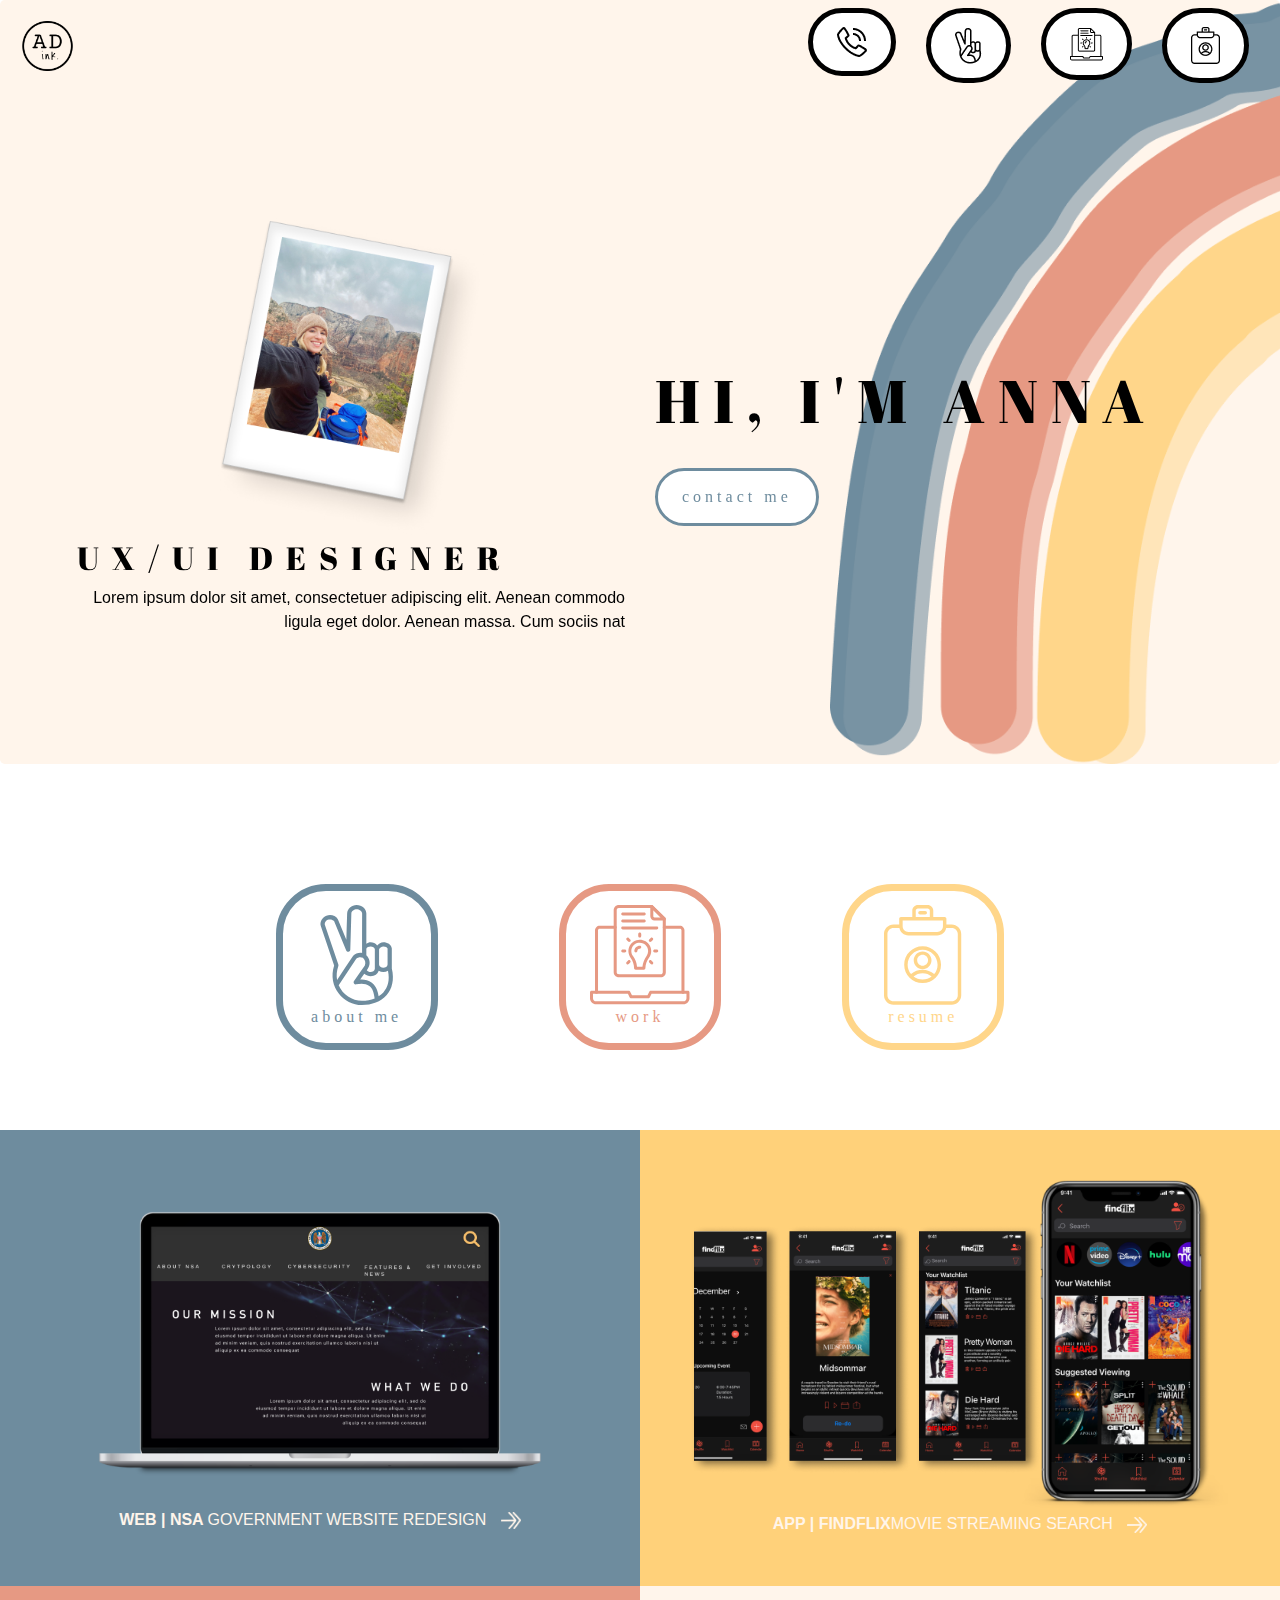
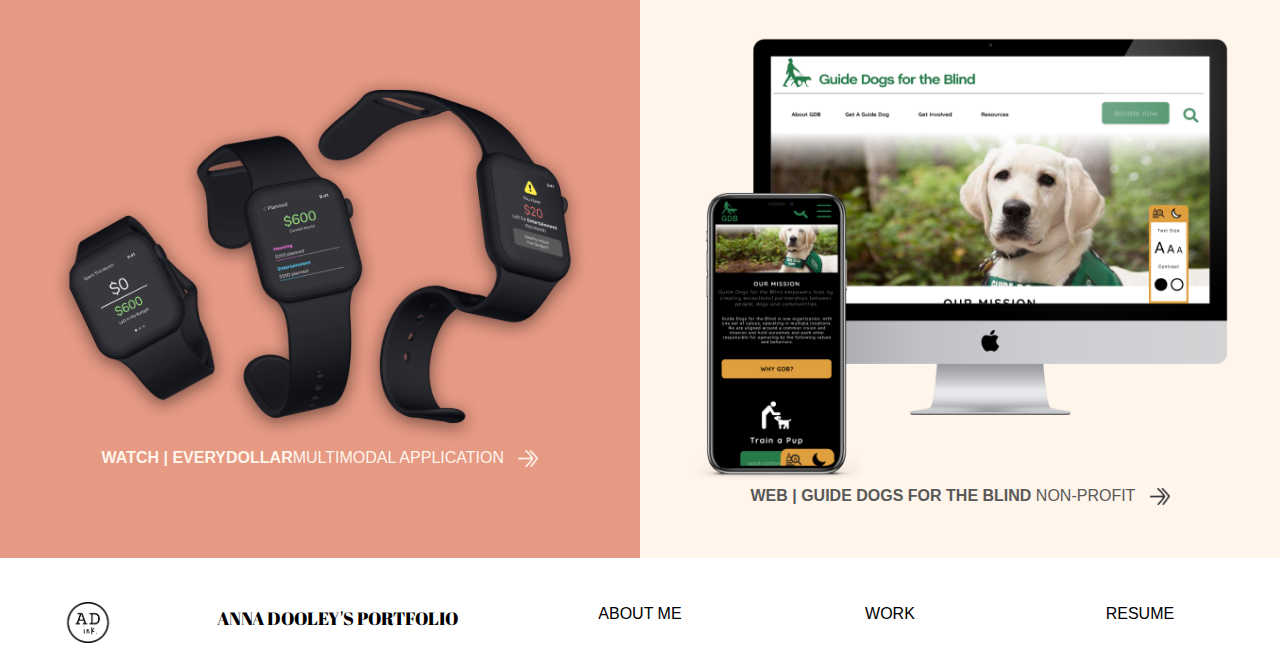
<file: index.html>
<!doctype html>
<html lang="en">

  <head>
    <!-- Required meta tags -->
    <meta charset="utf-8">
    <meta name="viewport" content="width=device-width, initial-scale=1, shrink-to-fit=no">

    <!-- Bootstrap CSS -->
    <link rel="stylesheet" href="https://stackpath.bootstrapcdn.com/bootstrap/4.3.1/css/bootstrap.min.css" integrity="sha384-ggOyR0iXCbMQv3Xipma34MD+dH/1fQ784/j6cY/iJTQUOhcWr7x9JvoRxT2MZw1T" crossorigin="anonymous">
    <link href="https://fonts.googleapis.com/css?family=Anton|Jura&display=swap" rel="stylesheet">
    <link rel="stylesheet" href="index.css">

    <title>Anna's portfolio</title>

    <link rel="preconnect" href="https://fonts.gstatic.com">
<link href="https://fonts.googleapis.com/css2?family=Abril+Fatface&display=swap" rel="stylesheet">
  </head>

  <div id="wrapper">
  <body>

    <!-- Navigation bar -->
    <nav class="navbar navbar-expand-lg navbar-dark bg-dark customNav">
      <a class="navbar-brand" href="#"><img src="images/blacklogoanna.png"></a>
      <button class="navbar-toggler" type="button" data-toggle="collapse" data-target="#navbarSupportedContent"
        aria-controls="navbarSupportedContent" aria-expanded="false" aria-label="Toggle navigation">
        <span class="navbar-toggler-icon"></span>
      </button>
      <div class="collapse navbar-collapse" id="navbarSupportedContent">
        <ul class="navbar-nav mr-auto">
     
          <li class="nav-item active">
            <a class="btn btn-primary navCTA" href="#" role="button"><img src="images/callicon.png" class="menuicon"></a>
          </li>
          <li class="nav-item active">
            <a class="btn btn-primary navCTA1" href="#" role="button"><img src="images/peaceiconblack.png" class="menuicon2"></a>
          </li>
          <li class="nav-item active">
            <a class="btn btn-primary navCTA2" href="#" role="button"><img src="images/workiconblack.png" class="menuicon3"></a>
          </li>
          <li class="nav-item active">
            <a class="btn btn-primary navCTA3" href="#" role="button"><img src="images/resumeblackicon.png" class="menuicon4"></a>
          </li>

        </ul>
      </div>
    </nav>
    <!-- End navigation bar -->
     
    <!-- Jumbotron -->
    <div class="jumbotron background">
      <div class="jumboCopy">
          <div class="row jumbo">
              <div class="reverse-columns">
              <div class="col-md-6 jumbo">
                  <img src="images/aboutme.png" class="aboutme">
                  <br>
                <h2>UX/UI DESIGNER</h2>
                <P>Lorem ipsum dolor sit amet, consectetuer adipiscing elit. Aenean commodo ligula eget dolor. Aenean massa. Cum sociis nat</P>
                </div>
                <div class="col-md-6 hi">
                    <h1>HI, I'M ANNA</h1><br><a class="btn btn-secondary btn-lg" href="#" role="button">contact me</a>
</div>
          </div>
      </div>
      </div>
    </div>
    <!-- End jumbotron -->

<div class="container-fluid">
    <div class="row menu">
            <div class="col-md-4"> <a href="#" class="btn btn-third"><svg width="73" height="100" viewBox="0 0 73 100" xmlns="http://www.w3.org/2000/svg">
                <path d="M36.1249 0C31.0478 0.0382979 26.786 4.10417 26.6398 8.44428C26.3221 17.1519 26.0985 25.9379 25.8438 34.6739L17.3536 14.1618C14.9806 10.3341 10.0225 9.28903 5.87854 10.7376C1.65828 12.7039 -0.921196 16.9844 0.306832 21.01L13.6391 60.4053C6.74972 81.8548 23.3261 100 41.3982 100C51.3717 100 60.2505 96.6198 65.9733 90.2259C71.6547 83.8787 73.9888 74.5883 71.3129 63.5303C71.3129 56.8617 71.3129 50.1778 71.3129 43.5166C70.7965 39.4029 66.7979 37.2784 62.9384 37.2334C60.1968 37.2876 58.461 38.5717 56.6872 40.4249C55.1704 38.2226 52.4484 37.2662 50.1613 37.2002C48.5539 37.1853 46.9404 37.9096 45.8423 38.6297V8.57628C45.8706 3.60628 41.5511 0.0447872 36.1249 0ZM36.1249 4.25532C38.7573 4.29043 41.4092 5.86331 41.6303 8.41097C41.5652 23.2733 41.5972 34.3105 41.5972 48.0058C38.3635 47.4063 34.7915 48.6529 32.6758 50.7651C27.2791 58.7323 21.936 66.8582 16.5909 74.9008C15.8316 70.6504 16.123 65.9571 17.8511 61.0045C18.0064 60.5564 18.0064 60.0562 17.8511 59.6081C13.3268 46.2241 8.76851 32.8192 4.25351 19.4482C4.00116 17.7319 5.32944 15.4496 7.23835 14.7608C9.67189 14.1797 11.918 14.332 13.5397 16.0911L25.7112 45.4796C26.0832 46.3679 27.1212 46.9199 28.0659 46.7429C29.0106 46.5657 29.7639 45.678 29.7905 44.7149L30.8518 8.54447C30.9105 5.96085 33.7045 4.32574 36.125 4.25532H36.1249ZM50.1046 41.48C52.1708 41.5683 54.0581 42.4258 54.3325 44.2158V59.5749V63.8302C54.2213 66.1347 52.0108 66.9948 50.0873 67.0218C48.422 66.8799 47.2775 66.3041 46.2734 65.1933C46.7188 64.5845 47.2117 63.8148 47.5668 63.2322C50.4216 58.7739 49.1605 53.4658 45.8423 50.2667V43.7838C46.1077 42.2084 48.4576 41.4928 50.1046 41.48ZM62.9384 41.4907C64.922 41.4694 66.6718 42.2636 67.0678 43.6183C67.0678 48.9243 67.0678 54.2593 67.0678 59.5756C67.0038 61.6919 64.7461 62.7401 62.8227 62.7671C60.566 62.583 58.8194 61.7571 58.5776 59.5756V44.5157C58.6598 42.9486 61.0703 41.5346 62.9384 41.4907ZM42.3931 52.8605C44.6238 54.8784 45.4833 57.7955 44.3499 60.5732C40.6949 65.6607 37.1035 70.9025 33.5049 76.0654C33.0326 76.7568 33.023 77.735 33.4818 78.4355C33.9407 79.1361 34.84 79.5163 35.6606 79.3567C40.695 78.3248 45.2598 78.3772 48.8271 81.1186C50.656 82.524 51.6886 84.0119 52.5084 86.1718C53.2078 88.0144 53.6829 90.3988 54.1335 93.386C50.4008 94.9183 46.0876 95.7464 41.3982 95.7464C31.6441 95.7464 22.1761 89.6009 18.1827 80.221L35.7601 53.6916C37.6513 52.102 40.2299 51.734 42.3931 52.8605H42.3931ZM67.4658 65.7928C69.4281 75.1786 67.3411 82.354 62.8227 87.4018C61.4803 88.9016 59.8837 90.205 58.1133 91.3248C57.6951 88.8259 57.2022 86.6443 56.455 84.6759C55.4176 81.9424 53.797 79.6178 51.3808 77.7609C47.8698 75.0628 43.791 74.3564 39.7067 74.5694L43.7529 68.7847C45.5127 70.3157 48.1045 71.2534 50.0873 71.2781C54.3747 71.1403 57.1295 69.2233 58.2459 65.826C59.6249 66.6059 61.2081 67.0228 62.8227 67.0228C64.4595 67.0228 66.0647 66.5935 67.4658 65.7928Z" fill="#6E8C9E"/>
                </svg><br>About Me</a></div>
            <div class="col-md-4"><a href="#" class="btn btn-four"><svg width="91" height="91" viewBox="0 0 91 91" xmlns="http://www.w3.org/2000/svg">
                <path d="M64.3672 65.764H26.1553C24.9391 65.764 23.7725 65.2823 22.9112 64.4245C22.0499 63.5667 21.5642 62.4028 21.5605 61.1879V4.57608C21.5642 3.36117 22.0499 2.19726 22.9112 1.33947C23.7725 0.481678 24.9391 -5.41282e-06 26.1553 0H56.2338C56.5936 0.00151342 56.9384 0.144209 57.1939 0.397324L68.5779 11.7142C68.7075 11.8411 68.8106 11.9924 68.8812 12.1594C68.9519 12.3264 68.9886 12.5057 68.9894 12.687V61.1331C68.9948 61.7416 68.8791 62.3451 68.6489 62.9085C68.4188 63.472 68.0787 63.984 67.6486 64.415C67.2185 64.8459 66.7069 65.1871 66.1435 65.4187C65.5802 65.6503 64.9764 65.7677 64.3672 65.764ZM26.1553 2.74017C25.6666 2.74015 25.1977 2.93314 24.8508 3.27705C24.504 3.62096 24.3073 4.08791 24.3037 4.57608V61.1331C24.2982 61.3794 24.342 61.6244 24.4326 61.8536C24.5232 62.0827 24.6588 62.2915 24.8312 62.4676C25.0037 62.6438 25.2097 62.7837 25.4371 62.8792C25.6645 62.9747 25.9086 63.0239 26.1553 63.0238H64.3672C64.8559 63.0238 65.3248 62.8309 65.6717 62.4869C66.0185 62.143 66.2152 61.6761 66.2188 61.1879V13.2624L55.6714 2.74017H26.1553Z" fill="#E69983"/>
                <path d="M49.3765 9.59059H29.7905C29.4268 9.59059 29.0779 9.44624 28.8207 9.1893C28.5635 8.93235 28.4189 8.58387 28.4189 8.22049C28.4189 7.85712 28.5635 7.50864 28.8207 7.25169C29.0779 6.99475 29.4268 6.8504 29.7905 6.8504H49.3765C49.7403 6.8504 50.0891 6.99475 50.3464 7.25169C50.6036 7.50864 50.7481 7.85712 50.7481 8.22049C50.7481 8.58387 50.6036 8.93235 50.3464 9.1893C50.0891 9.44624 49.7403 9.59059 49.3765 9.59059Z" fill="#E69983"/>
                <path d="M49.3765 15.893H29.7905C29.4268 15.893 29.0779 15.7486 28.8207 15.4917C28.5635 15.2347 28.4189 14.8862 28.4189 14.5228C28.4189 14.1595 28.5635 13.811 28.8207 13.554C29.0779 13.2971 29.4268 13.1527 29.7905 13.1527H49.3765C49.7403 13.1527 50.0891 13.2971 50.3464 13.554C50.6036 13.811 50.7481 14.1595 50.7481 14.5228C50.7481 14.8862 50.6036 15.2347 50.3464 15.4917C50.0891 15.7486 49.7403 15.893 49.3765 15.893Z" fill="#E69983"/>
                <path d="M60.7331 22.1953H29.7905C29.4268 22.1953 29.0779 22.051 28.8207 21.794C28.5635 21.5371 28.4189 21.1886 28.4189 20.8253C28.4189 20.4619 28.5635 20.1134 28.8207 19.8565C29.0779 19.5995 29.4268 19.4552 29.7905 19.4552H60.7331C61.0969 19.4552 61.4457 19.5995 61.7029 19.8565C61.9602 20.1134 62.1047 20.4619 62.1047 20.8253C62.1047 21.1886 61.9602 21.5371 61.7029 21.794C61.4457 22.051 61.0969 22.1953 60.7331 22.1953Z" fill="#E69983"/>
                <path d="M67.5914 14.0572H58.6625C57.6573 14.0572 56.693 13.6593 55.9809 12.9505C55.2688 12.2417 54.8669 11.2799 54.8633 10.2758V1.37017C54.8644 1.10084 54.945 0.83781 55.0949 0.61396C55.2448 0.39011 55.4575 0.215367 55.7063 0.11157C55.955 0.00777381 56.229 -0.0204711 56.4937 0.0303658C56.7585 0.0812026 57.0024 0.208866 57.1949 0.3974L68.579 11.7144C68.7716 11.9052 68.9032 12.1488 68.9572 12.4143C69.0112 12.6798 68.9852 12.9554 68.8825 13.2062C68.7797 13.457 68.6048 13.6717 68.3799 13.8231C68.155 13.9746 67.8901 14.0561 67.6189 14.0572H67.5914ZM57.6064 4.67209V10.2758C57.6064 10.5519 57.7162 10.8168 57.9117 11.0121C58.1072 11.2073 58.3723 11.317 58.6488 11.317H64.2585L57.6064 4.67209Z" fill="#E69983"/>
                <path d="M60.733 43.2399H58.8677C58.5039 43.2399 58.155 43.0955 57.8978 42.8386C57.6406 42.5816 57.4961 42.2332 57.4961 41.8698C57.4961 41.5064 57.6406 41.1579 57.8978 40.901C58.155 40.644 58.5039 40.4997 58.8677 40.4997H60.733C61.0968 40.4997 61.4456 40.644 61.7028 40.901C61.9601 41.1579 62.1046 41.5064 62.1046 41.8698C62.1046 42.2332 61.9601 42.5816 61.7028 42.8386C61.4456 43.0955 61.0968 43.2399 60.733 43.2399Z" fill="#E69983"/>
                <path d="M54.8619 33.6218C54.6814 33.6228 54.5025 33.5883 54.3354 33.5201C54.1682 33.4519 54.0163 33.3514 53.8881 33.2245C53.6326 32.9678 53.4893 32.6205 53.4893 32.2586C53.4893 31.8966 53.6326 31.5494 53.8881 31.2927L55.2597 29.9227C55.522 29.6982 55.8596 29.581 56.2047 29.5943C56.5499 29.6076 56.8774 29.7505 57.1216 29.9945C57.3659 30.2385 57.509 30.5656 57.5223 30.9104C57.5357 31.2552 57.4183 31.5923 57.1936 31.8544L55.822 33.2245C55.5665 33.4776 55.2217 33.6203 54.8619 33.6218Z" fill="#E69983"/>
                <path d="M45.2612 29.6487C44.8975 29.6487 44.5486 29.5043 44.2914 29.2474C44.0342 28.9905 43.8896 28.642 43.8896 28.2786V26.4153C43.8896 26.0519 44.0342 25.7034 44.2914 25.4465C44.5486 25.1895 44.8975 25.0452 45.2612 25.0452C45.625 25.0452 45.9739 25.1895 46.2311 25.4465C46.4883 25.7034 46.6328 26.0519 46.6328 26.4153V28.2786C46.6328 28.642 46.4883 28.9905 46.2311 29.2474C45.9739 29.5043 45.625 29.6487 45.2612 29.6487Z" fill="#E69983"/>
                <path d="M35.6615 33.6218C35.3016 33.6203 34.9568 33.4776 34.7014 33.2245L33.3298 31.8544C33.1051 31.5923 32.9877 31.2552 33.001 30.9104C33.0144 30.5656 33.1575 30.2385 33.4017 29.9945C33.646 29.7505 33.9734 29.6076 34.3186 29.5943C34.6638 29.581 35.0013 29.6982 35.2637 29.9227L36.6353 31.2927C36.8907 31.5494 37.0341 31.8966 37.0341 32.2586C37.0341 32.6205 36.8907 32.9678 36.6353 33.2245C36.5071 33.3514 36.3551 33.4519 36.188 33.5201C36.0209 33.5883 35.842 33.6228 35.6615 33.6218Z" fill="#E69983"/>
                <path d="M31.6558 43.2399H29.7905C29.4267 43.2399 29.0779 43.0955 28.8207 42.8386C28.5635 42.5816 28.4189 42.2332 28.4189 41.8698C28.4189 41.5064 28.5635 41.1579 28.8207 40.901C29.0779 40.644 29.4267 40.4997 29.7905 40.4997H31.6558C32.0196 40.4997 32.3685 40.644 32.6257 40.901C32.8829 41.1579 33.0274 41.5064 33.0274 41.8698C33.0274 42.2332 32.8829 42.5816 32.6257 42.8386C32.3685 43.0955 32.0196 43.2399 31.6558 43.2399Z" fill="#E69983"/>
                <path d="M34.2896 54.1593C34.1091 54.1604 33.9302 54.1258 33.7631 54.0576C33.596 53.9895 33.444 53.889 33.3158 53.762C33.0604 53.5053 32.917 53.1581 32.917 52.7961C32.917 52.4342 33.0604 52.0869 33.3158 51.8302L34.6874 50.4602C34.9498 50.2357 35.2873 50.1184 35.6325 50.1318C35.9777 50.1451 36.3051 50.288 36.5494 50.532C36.7937 50.776 36.9367 51.1031 36.9501 51.4479C36.9634 51.7927 36.846 52.1299 36.6213 52.392L35.2497 53.762C34.9943 54.0151 34.6495 54.1578 34.2896 54.1593Z" fill="#E69983"/>
                <path d="M49.0204 58.9137H41.4905C41.1268 58.9137 40.7779 58.7693 40.5207 58.5124C40.2635 58.2554 40.119 57.907 40.119 57.5436C40.1136 54.1547 39.0332 50.8546 37.0329 48.1174C35.8808 46.5876 35.175 44.769 34.9938 42.8631C34.8126 40.9573 35.163 39.0385 36.0061 37.3193C36.8493 35.6001 38.1524 34.1476 39.7711 33.1226C41.3898 32.0976 43.2609 31.5402 45.1772 31.512C47.0935 31.4838 48.9803 31.986 50.6284 32.963C52.2766 33.9399 53.622 35.3535 54.5154 37.0472C55.4089 38.7408 55.8157 40.6485 55.6907 42.5589C55.5657 44.4692 54.9138 46.3077 53.8072 47.8708C51.7039 50.6696 50.5118 54.046 50.392 57.5436C50.392 57.907 50.2475 58.2554 49.9903 58.5124C49.7331 58.7693 49.3842 58.9137 49.0204 58.9137ZM42.7935 56.1735H47.7175C48.0763 52.6154 49.3835 49.2184 51.503 46.3363C52.3276 45.1427 52.8026 43.743 52.8745 42.2946C52.9507 40.7634 52.5641 39.2447 51.7652 37.9357C50.9662 36.6267 49.7918 35.5879 48.3943 34.9541C46.9968 34.3204 45.4408 34.121 43.9284 34.3819C42.416 34.6427 41.0171 35.3518 39.9132 36.4169C39.1786 37.1284 38.5947 37.9802 38.1965 38.9217C37.7983 39.8632 37.5938 40.8752 37.5953 41.8973C37.5851 43.5548 38.1254 45.1689 39.1314 46.487C41.2418 49.3065 42.5113 52.6644 42.7935 56.1735Z" fill="#E69983"/>
                <path d="M41.7368 43.2399C41.373 43.2399 41.0242 43.0955 40.767 42.8386C40.5097 42.5816 40.3652 42.2332 40.3652 41.8698C40.3689 40.575 40.8863 39.3344 41.8042 38.4201C42.7221 37.5058 43.9655 36.9924 45.2617 36.9924C45.6255 36.9924 45.9744 37.1367 46.2316 37.3937C46.4888 37.6506 46.6333 37.9991 46.6333 38.3624C46.6333 38.7258 46.4888 39.0743 46.2316 39.3312C45.9744 39.5882 45.6255 39.7325 45.2617 39.7325C44.6906 39.7325 44.1429 39.9591 43.7391 40.3625C43.3352 40.7659 43.1084 41.313 43.1084 41.8835C43.1048 42.2445 42.9587 42.5895 42.7018 42.8434C42.445 43.0974 42.0982 43.2399 41.7368 43.2399Z" fill="#E69983"/>
                <path d="M56.2337 54.1593C55.8739 54.1578 55.5291 54.0151 55.2736 53.762L53.9021 52.392C53.6774 52.1299 53.56 51.7927 53.5733 51.4479C53.5866 51.1031 53.7297 50.776 53.974 50.532C54.2183 50.288 54.5457 50.1451 54.8909 50.1318C55.2361 50.1184 55.5736 50.2357 55.836 50.4602L57.2075 51.8302C57.463 52.0869 57.6064 52.4342 57.6064 52.7961C57.6064 53.1581 57.463 53.5053 57.2075 53.762C57.0794 53.889 56.9274 53.9895 56.7603 54.0576C56.5932 54.1258 56.4142 54.1604 56.2337 54.1593Z" fill="#E69983"/>
                <path d="M85.0372 90.4256H5.48627C4.03122 90.4256 2.63577 89.8482 1.60689 88.8205C0.578016 87.7927 0 86.3988 0 84.9453V79.4649C0 79.1016 0.144504 78.7531 0.401723 78.4961C0.658942 78.2392 1.00781 78.0948 1.37157 78.0948H35.3453C35.5986 78.0956 35.8467 78.1664 36.0622 78.2994C36.2776 78.4324 36.452 78.6224 36.566 78.8484L38.1982 82.0818H52.3116L53.9575 78.8484C54.0715 78.6224 54.2458 78.4324 54.4613 78.2994C54.6768 78.1664 54.9249 78.0956 55.1782 78.0948H89.1519C89.5157 78.0948 89.8645 78.2392 90.1217 78.4961C90.379 78.7531 90.5235 79.1016 90.5235 79.4649V84.9453C90.5235 86.3988 89.9455 87.7927 88.9166 88.8205C87.8877 89.8482 86.4922 90.4256 85.0372 90.4256ZM2.74314 80.835V84.9453C2.74314 85.672 3.03214 86.369 3.54658 86.8829C4.06102 87.3968 4.75875 87.6855 5.48627 87.6855H85.0372C85.7647 87.6855 86.4625 87.3968 86.9769 86.8829C87.4913 86.369 87.7803 85.672 87.7803 84.9453V80.835H56.0285L54.3827 84.0684C54.2687 84.2944 54.0943 84.4844 53.8788 84.6174C53.6634 84.7504 53.4152 84.8212 53.162 84.822H37.3615C37.1082 84.8212 36.8601 84.7504 36.6446 84.6174C36.4292 84.4844 36.2548 84.2944 36.1408 84.0684L34.4949 80.835H2.74314Z" fill="#E69983"/>
                <path d="M84.5978 80.835C84.234 80.835 83.8851 80.6907 83.6279 80.4337C83.3707 80.1768 83.2262 79.8283 83.2262 79.4649V23.0723C83.2262 22.7089 83.0817 22.3604 82.8245 22.1035C82.5673 21.8465 82.2184 21.7022 81.8546 21.7022H67.5903C67.2266 21.7022 66.8777 21.5579 66.6205 21.3009C66.3633 21.044 66.2188 20.6955 66.2188 20.3321C66.2188 19.9688 66.3633 19.6203 66.6205 19.3633C66.8777 19.1064 67.2266 18.962 67.5903 18.962H81.8546C82.9459 18.962 83.9925 19.3951 84.7642 20.1659C85.5358 20.9367 85.9693 21.9822 85.9693 23.0723V79.4649C85.9693 79.8283 85.8248 80.1768 85.5676 80.4337C85.3104 80.6907 84.9615 80.835 84.5978 80.835Z" fill="#E69983"/>
                <path d="M5.92625 80.835C5.56249 80.835 5.21363 80.6907 4.95641 80.4337C4.69919 80.1768 4.55469 79.8283 4.55469 79.4649V23.0723C4.55469 21.9822 4.9882 20.9367 5.75985 20.1659C6.53151 19.3951 7.5781 18.962 8.66938 18.962H22.9336C23.2974 18.962 23.6463 19.1064 23.9035 19.3633C24.1607 19.6203 24.3052 19.9688 24.3052 20.3321C24.3052 20.6955 24.1607 21.044 23.9035 21.3009C23.6463 21.5579 23.2974 21.7022 22.9336 21.7022H8.66938C8.30562 21.7022 7.95676 21.8465 7.69954 22.1035C7.44232 22.3604 7.29782 22.7089 7.29782 23.0723V79.4649C7.29782 79.8283 7.15331 80.1768 6.89609 80.4337C6.63888 80.6907 6.29001 80.835 5.92625 80.835Z" fill="#E69983"/>
                </svg><br>Work</a></div>
            <div class="col-md-4"><a href="#" class="btn btn-five"><svg width="71" height="91" viewBox="0 0 71 91" xmlns="http://www.w3.org/2000/svg">
                <path d="M61.6192 17.7915H56.7901V12.5685C56.7901 11.7045 56.0897 11.0033 55.2232 11.0033H44.8426V5.11504C44.8426 2.29457 42.5456 0 39.722 0H30.8833C28.0582 0 25.7611 2.29457 25.7611 5.11504V11.0033H15.4244C14.5579 11.0033 13.8575 11.7045 13.8575 12.5685V17.7915H8.6727C3.89057 17.7915 0 21.6779 0 26.4548V82.091C0 86.868 3.89057 90.7559 8.6727 90.7559H61.6161C66.3982 90.7559 70.2888 86.8696 70.2888 82.091V26.4548C70.2919 21.6779 66.3998 17.7915 61.6192 17.7915ZM28.8965 5.11504C28.8965 4.02097 29.788 3.13038 30.8848 3.13038H39.7236C40.8189 3.13038 41.7104 4.02097 41.7104 5.11504V11.0033H28.898V5.11504H28.8965ZM16.9928 14.1337H53.6548V19.3567C53.6548 22.1631 51.2606 24.5359 48.4261 24.5359H22.1777C19.3197 24.5359 16.9928 22.2132 16.9928 19.3567V14.1337ZM67.1582 82.0926C67.1582 85.1447 64.6731 87.6271 61.6192 87.6271H8.67426C5.62041 87.6271 3.13533 85.1447 3.13533 82.0926V26.4548C3.13533 23.4043 5.62041 20.9219 8.67426 20.9219H14.0173C14.7538 24.7566 18.1273 27.6663 22.1761 27.6663H48.4261C52.4984 27.6663 55.8892 24.7566 56.6287 20.9219H61.6177C64.6715 20.9219 67.1566 23.4043 67.1566 26.4548V82.0926H67.1582Z" fill="#FFD68A"/>
                <path d="M35.1469 37.5349C25.9085 37.5349 18.3906 45.0431 18.3906 54.273C18.3906 63.5029 25.9085 71.0127 35.1469 71.0127C44.3852 71.0127 51.9031 63.5045 51.9031 54.2746C51.9031 45.0446 44.3852 37.5349 35.1469 37.5349ZM26.8988 65.0791C29.1833 63.121 32.0538 62.0489 35.1469 62.0489C38.1866 62.0489 41.1104 63.1445 43.3902 65.0822C41.0979 66.8305 38.2477 67.8823 35.1469 67.8823C32.046 67.8823 29.1911 66.8305 26.8988 65.0791ZM45.6716 62.9035C42.7948 60.3569 39.0453 58.9201 35.1469 58.9201C31.1874 58.9201 27.5067 60.3225 24.619 62.9003C22.687 60.551 21.5228 57.5458 21.5228 54.2746C21.5228 46.771 27.6337 40.6668 35.1453 40.6668C42.6569 40.6668 48.7678 46.771 48.7678 54.2746C48.7693 57.5458 47.6051 60.5526 45.6716 62.9035Z" fill="#FFD68A"/>
                <path d="M35.1459 42.2383C30.6818 42.2383 27.0498 45.8664 27.0498 50.3256C27.0498 54.8098 30.6818 58.4567 35.1459 58.4567C39.6099 58.4567 43.2419 54.8083 43.2419 50.3256C43.2419 45.8664 39.6099 42.2383 35.1459 42.2383ZM35.1459 55.3264C32.4101 55.3264 30.1836 53.0819 30.1836 50.3256C30.1836 47.5928 32.4101 45.3687 35.1459 45.3687C37.8816 45.3687 40.1081 47.5928 40.1081 50.3256C40.1081 53.0819 37.8816 55.3264 35.1459 55.3264Z" fill="#FFD68A"/>
                <path d="M37.5301 5.53131H32.7651C31.8986 5.53131 31.1982 6.23253 31.1982 7.09653C31.1982 7.96053 31.8986 8.66174 32.7651 8.66174H37.5301C38.3965 8.66174 39.0969 7.96053 39.0969 7.09653C39.0969 6.23253 38.395 5.53131 37.5301 5.53131Z" fill="#FFD68A"/>
                </svg>
                <br>Resume</a></div>
    </div>
</div>


<div class="d-table">
    <div class="d-row">
        <div class="d-cell first"><img src="images/NSAcomputer.png" class="NSA"><br><b>WEB | NSA </b>GOVERNMENT WEBSITE REDESIGN <img src="images/arrows.png" class="arrows">
          <div class="overlay">
            <div class="text">Hello World</div></div>

          </div>
        <div class="d-cell second"><img src="images/findflixapp.png" class="findflix"><br><b>APP | FINDFLIX</b>MOVIE STREAMING SEARCH   <a href="https://adooley1231.github.io/portfolio2021/findflix"><img src="images/arrows.png" class="arrows" href= "https://adooley1231.github.io/portfolio2021/findflix"> </a></div>
    </div>
    <div class="d-row">
        <div class="d-cell third"><img src="images/watchapp.png" class="watch"><br><b> WATCH | EVERYDOLLAR</b>MULTIMODAL APPLICATION <img src="images/arrows.png" class="arrows"></div>
        <div class="d-cell fourth"><img src="images/GDBimages.png" class="gdb"><br><b> WEB | GUIDE DOGS FOR THE BLIND </b> NON-PROFIT <img src="images/arrowsblack.png" class="arrows"></div>
    </div>
 </div>


<!-- Footer -->
<footer class="page-footer font-small blue pt-4">

  <!-- Footer Links -->
  <div class="container-fluid text-center text-md-left">

    <!-- Grid row -->
    <div class="row footer">

      <!-- Grid column -->
      <div class="col-md-1 mt-md-0 mt-3">

        <!-- Content -->
        <img src="images/blacklogoanna.png" class="footerimg">
      </div>

      <div class="col-md-3 mt-md-0 mt-3">

        <!-- Content -->
        <h4>ANNA DOOLEY'S PORTFOLIO</h4>
      </div>
      <!-- Grid column -->

      <hr class="clearfix w-100 d-md-none pb-3">

      <!-- Grid column -->
      <div class="col-md-2 mb-md-0 mb-3">

        <!-- Links -->

        <ul class="list-unstyled">
          <li>
            <a href="#!">ABOUT ME</a>
          </li>
        </ul>

      </div>
      <!-- Grid column -->

      <!-- Grid column -->
      <div class="col-md-2 mb-md-0 mb-3">

        <!-- Links -->

        <ul class="list-unstyled">
          <li>
            <a href="#!">WORK</a>
          </li>
        </ul>

      </div>  
      
      <div class="col-md-2 mb-md-0 mb-3">

        <!-- Links -->

        <ul class="list-unstyled">
          <li>
            <a href="#!">RESUME</a>
          </li>
        </ul>

      </div>
      <!-- Grid column -->

    </div>
    <!-- Grid row -->

  </div>
  <!-- Footer Links -->

</footer>
<!-- Footer -->
</div>

    <!-- Optional JavaScript -->
    <!-- jQuery first, then Popper.js, then Bootstrap JS -->
    <script src="https://code.jquery.com/jquery-3.3.1.slim.min.js"
      integrity="sha384-q8i/X+965DzO0rT7abK41JStQIAqVgRVzpbzo5smXKp4YfRvH+8abtTE1Pi6jizo"
      crossorigin="anonymous"></script>
    <script src="https://cdnjs.cloudflare.com/ajax/libs/popper.js/1.14.7/umd/popper.min.js"
      integrity="sha384-UO2eT0CpHqdSJQ6hJty5KVphtPhzWj9WO1clHTMGa3JDZwrnQq4sF86dIHNDz0W1"
      crossorigin="anonymous"></script>
    <script src="https://stackpath.bootstrapcdn.com/bootstrap/4.3.1/js/bootstrap.min.js"
      integrity="sha384-JjSmVgyd0p3pXB1rRibZUAYoIIy6OrQ6VrjIEaFf/nJGzIxFDsf4x0xIM+B07jRM"
      crossorigin="anonymous"></script>
  </body>

</html>
</file>
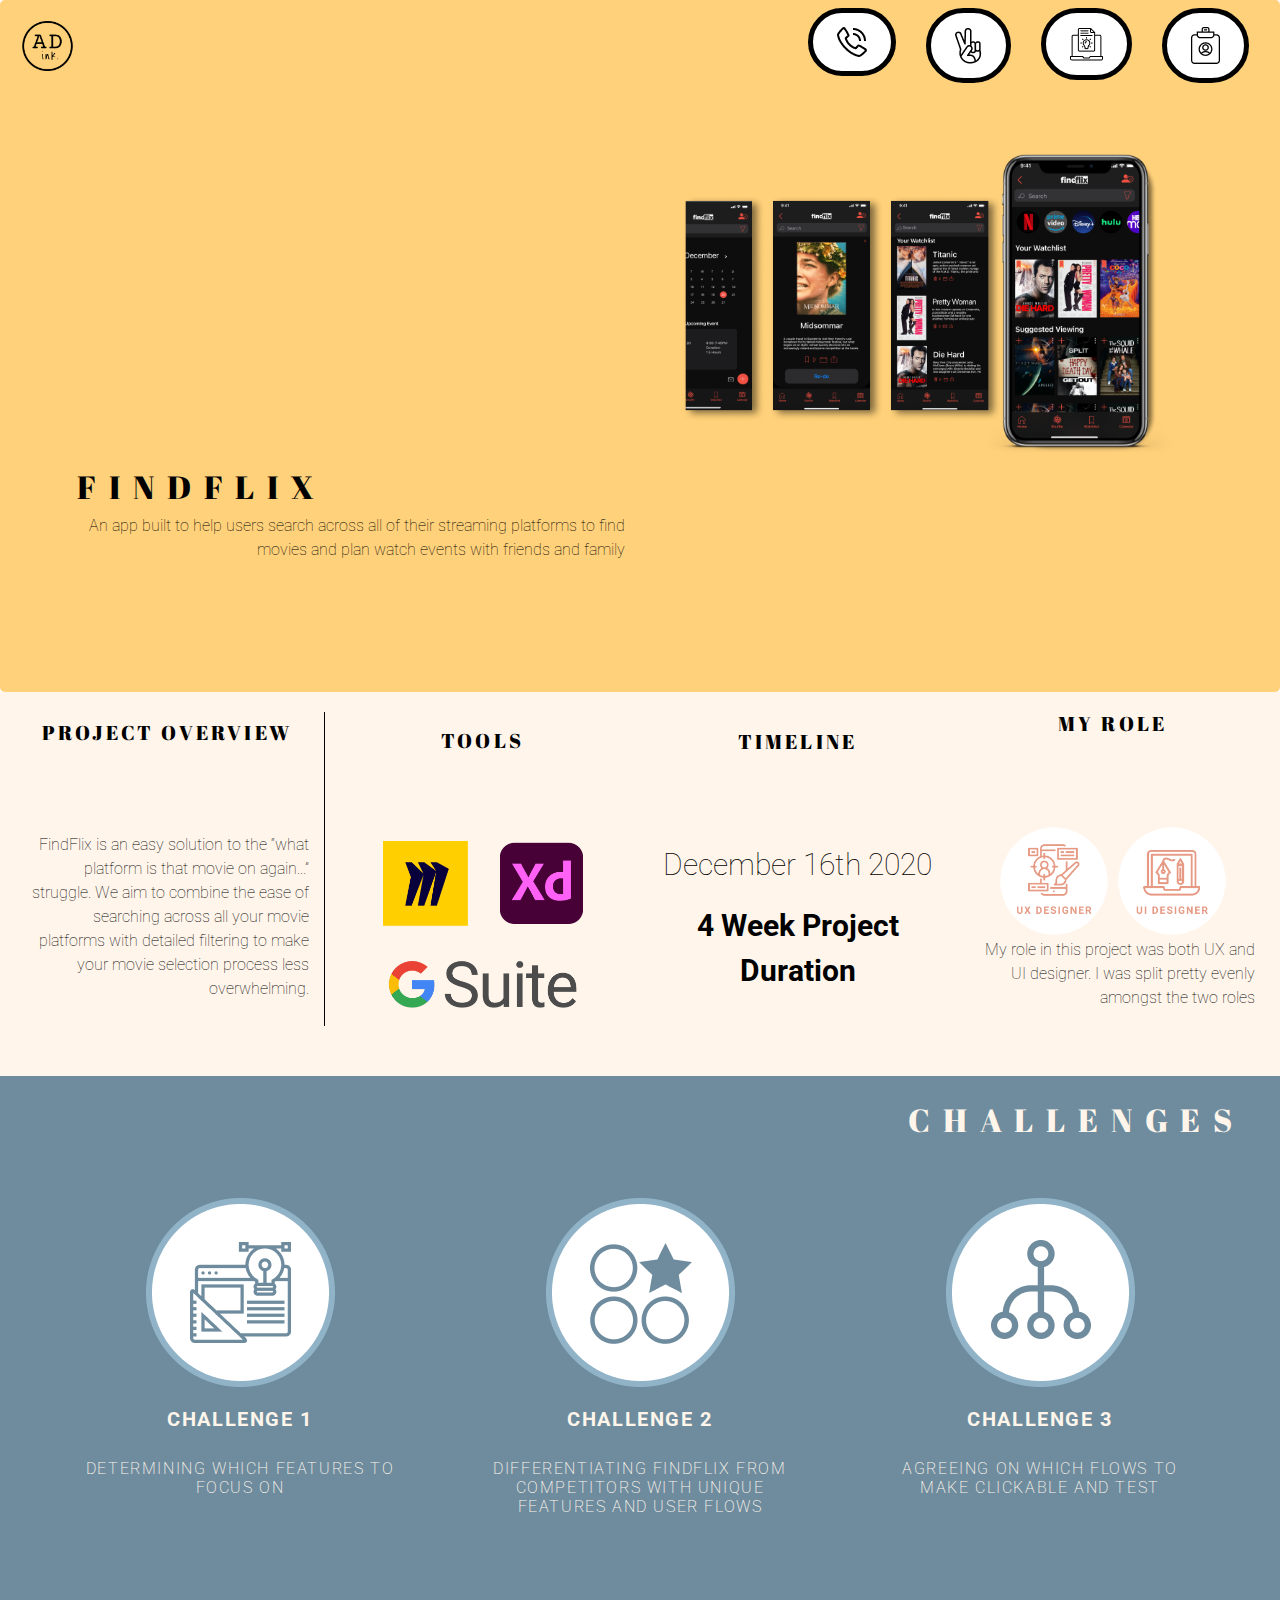
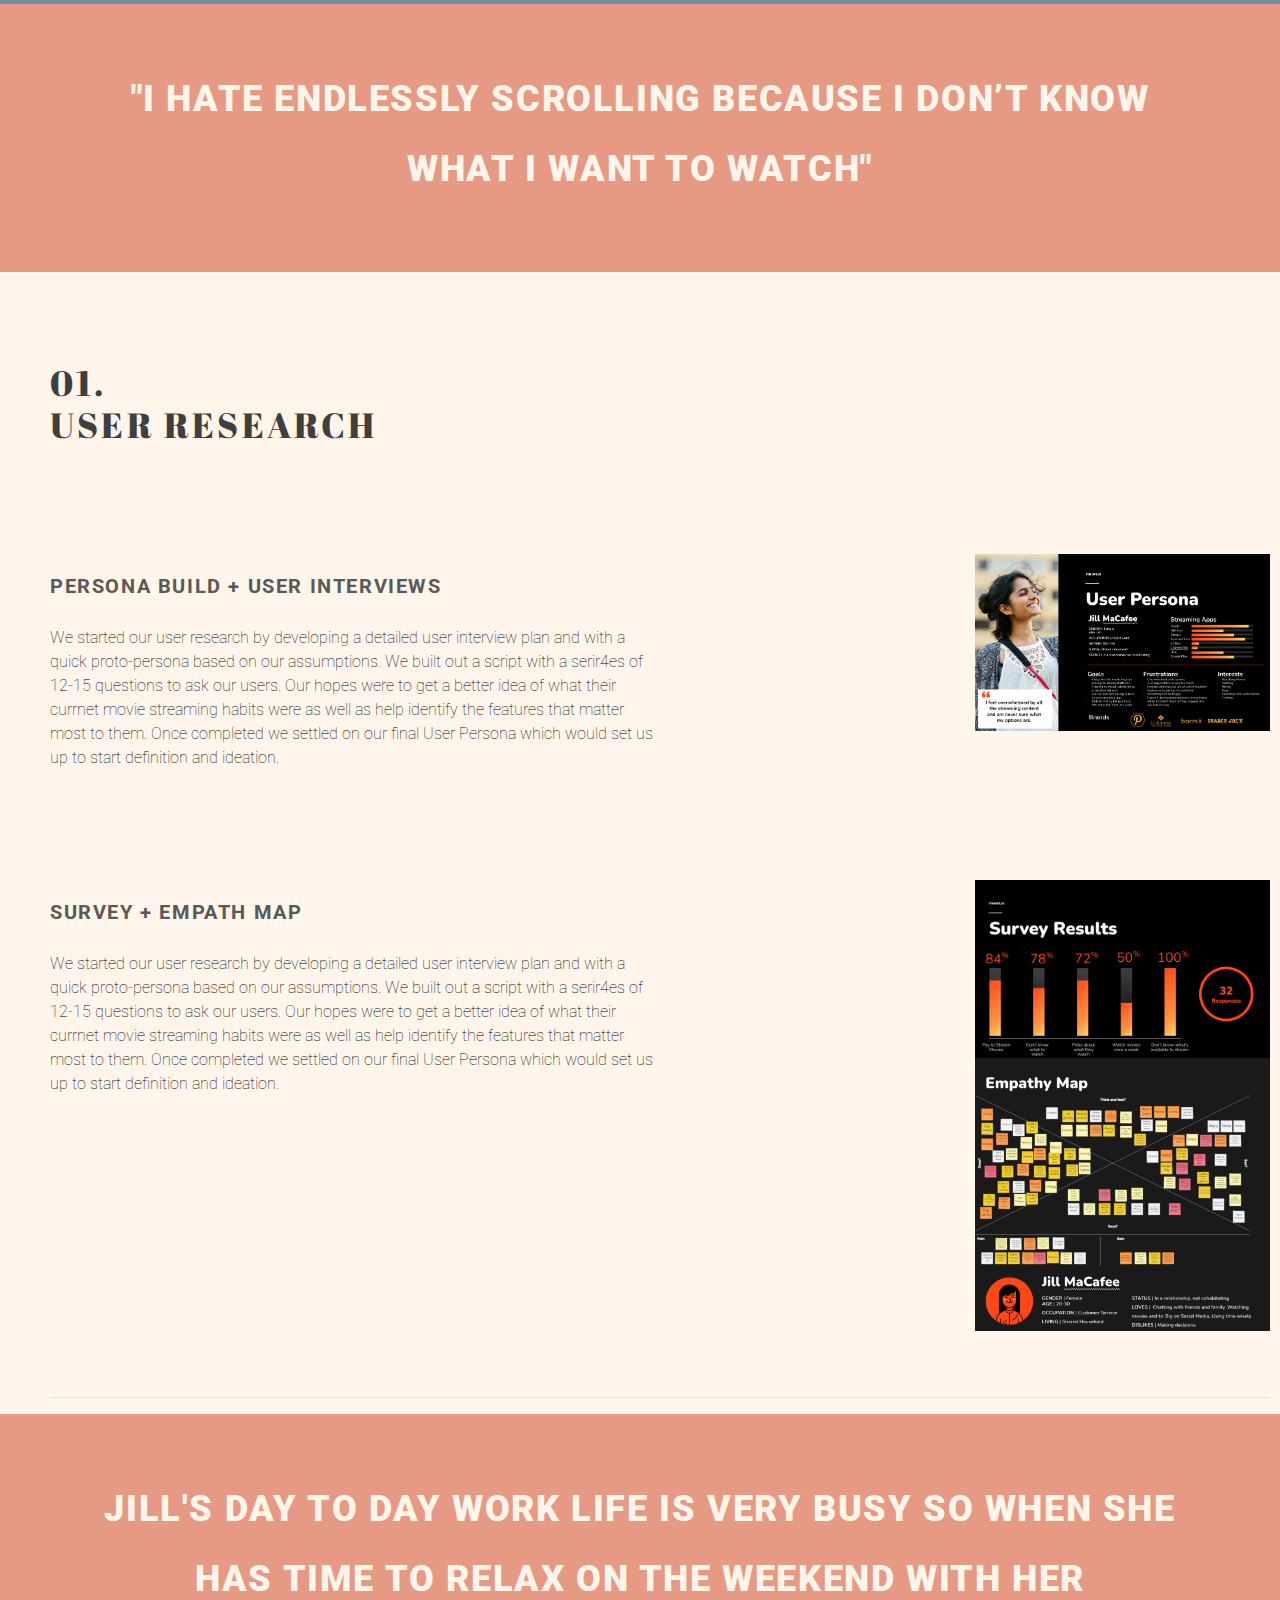
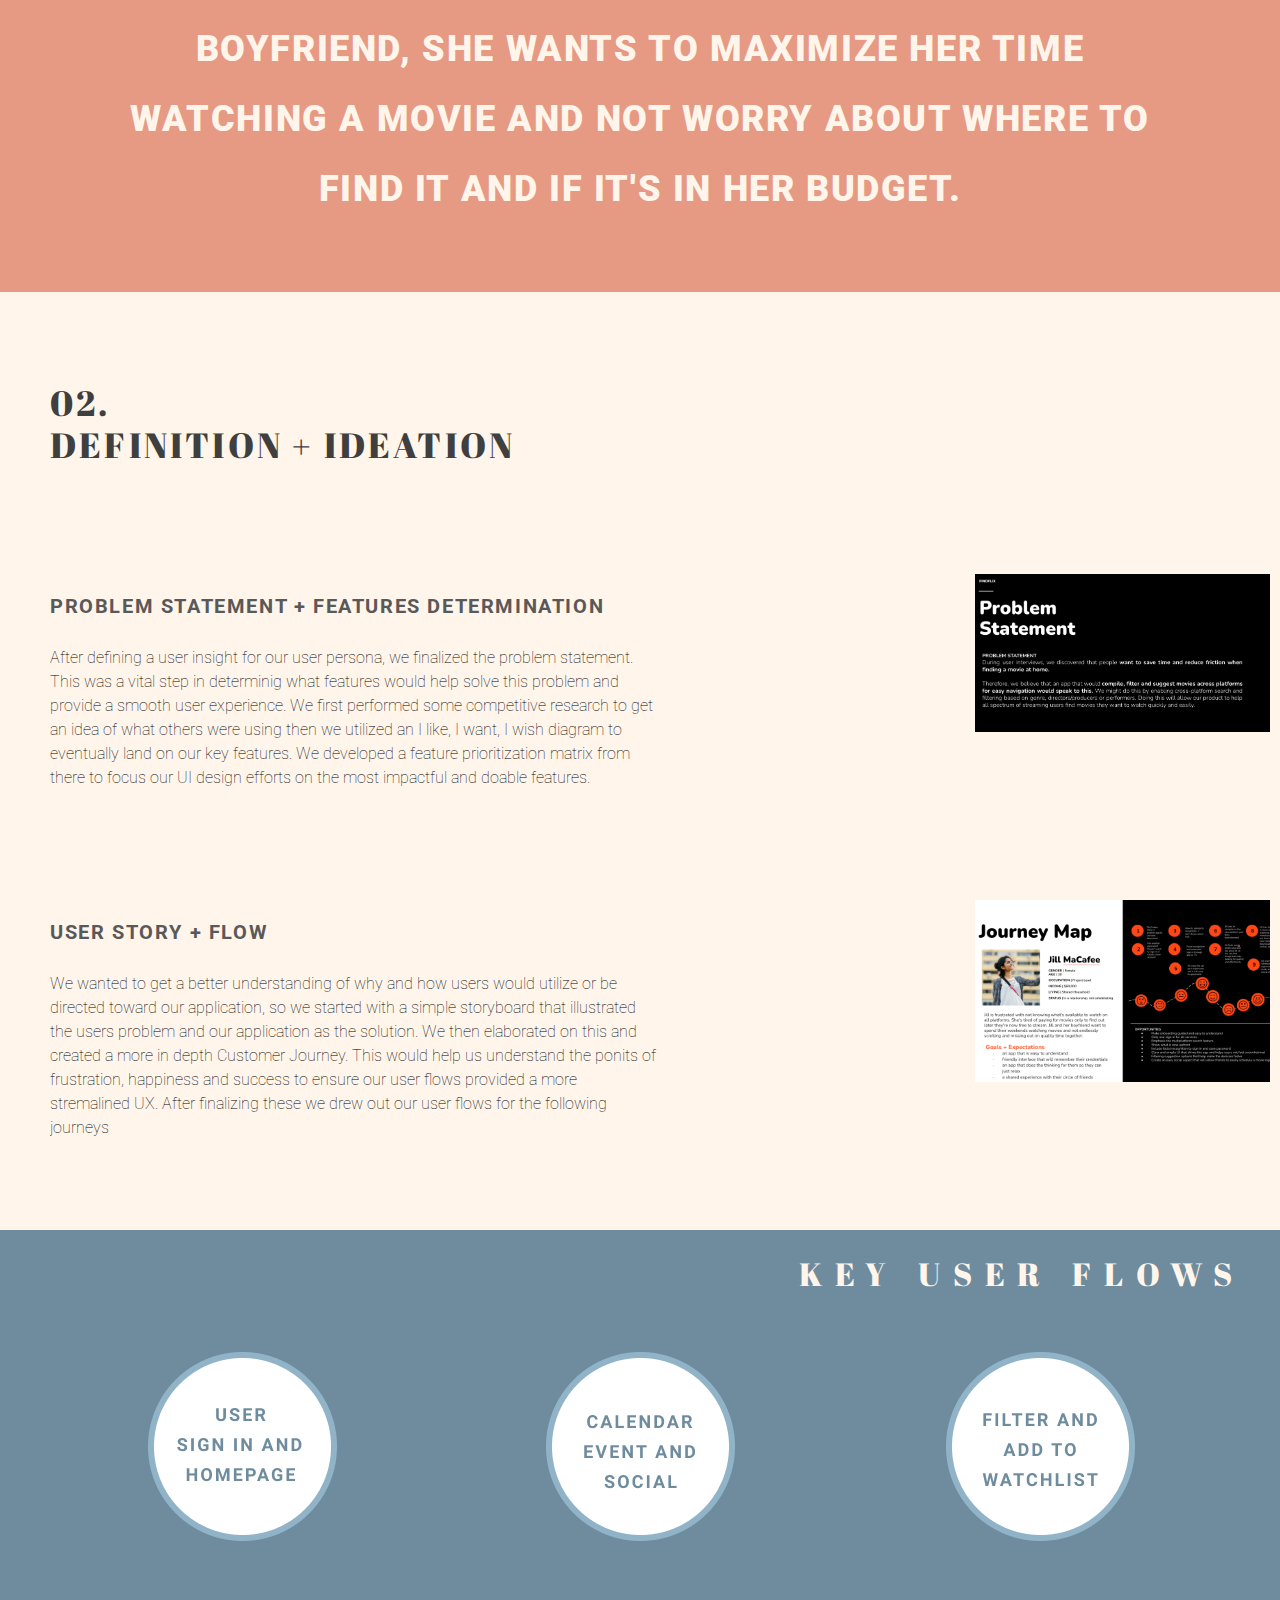
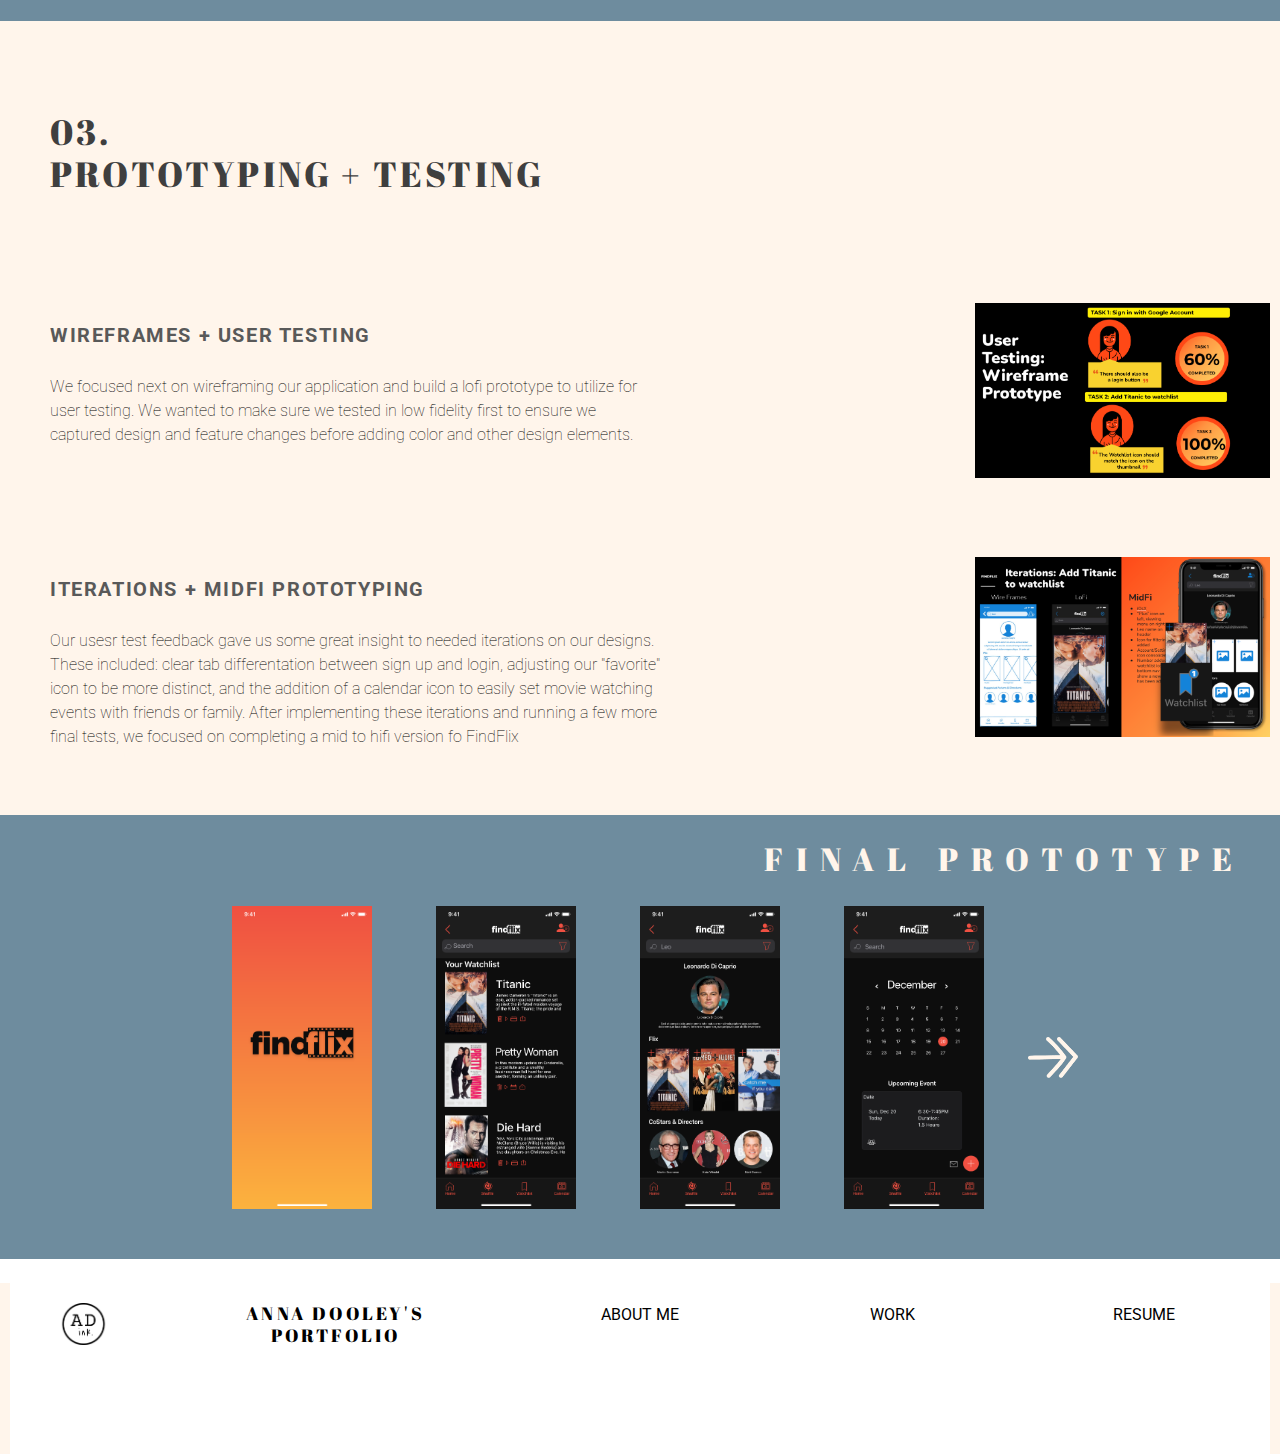
<file: findflix.html>
<!doctype html>
<html lang="en">

  <head>
    <!-- Required meta tags -->
    <meta charset="utf-8">
    <meta name="viewport" content="width=device-width, initial-scale=1, shrink-to-fit=no">

    <!-- Bootstrap CSS -->
    <link rel="stylesheet" href="https://stackpath.bootstrapcdn.com/bootstrap/4.3.1/css/bootstrap.min.css" integrity="sha384-ggOyR0iXCbMQv3Xipma34MD+dH/1fQ784/j6cY/iJTQUOhcWr7x9JvoRxT2MZw1T" crossorigin="anonymous">
    <link href="https://fonts.googleapis.com/css?family=Anton|Jura&display=swap" rel="stylesheet">
    <link rel="stylesheet" href="findflix.css">

    <title>Anna's portfolio</title>

    <link rel="preconnect" href="https://fonts.gstatic.com">
<link href="https://fonts.googleapis.com/css2?family=Abril+Fatface&display=swap" rel="stylesheet">
  

  <link rel="preconnect" href="https://fonts.gstatic.com">
<link href="https://fonts.googleapis.com/css2?family=Roboto:wght@900&display=swap" rel="stylesheet">

<link rel="preconnect" href="https://fonts.gstatic.com">
<link href="https://fonts.googleapis.com/css2?family=Roboto:wght@700;900&display=swap" rel="stylesheet">

<link rel="preconnect" href="https://fonts.gstatic.com">
<link href="https://fonts.googleapis.com/css2?family=Roboto:wght@500;700;900&display=swap" rel="stylesheet">

<link rel="preconnect" href="https://fonts.gstatic.com">
<link href="https://fonts.googleapis.com/css2?family=Roboto:wght@100;500;700;900&display=swap" rel="stylesheet">

</head>



  <div id="wrapper">
  <body>

    <!-- Navigation bar -->
    <nav class="navbar navbar-expand-lg navbar-dark bg-dark customNav">
      <a class="navbar-brand" href="https://adooley1231.github.io/portfolio2021/"><img src="images/blacklogoanna.png"></a>
      <button class="navbar-toggler" type="button" data-toggle="collapse" data-target="#navbarSupportedContent"
        aria-controls="navbarSupportedContent" aria-expanded="false" aria-label="Toggle navigation">
        <span class="navbar-toggler-icon"></span>
      </button>
      <div class="collapse navbar-collapse" id="navbarSupportedContent">
        <ul class="navbar-nav mr-auto">
     
          <li class="nav-item active">
            <a class="btn btn-primary navCTA" href="#" role="button"><img src="images/callicon.png" class="menuicon"></a>
          </li>
          <li class="nav-item active">
            <a class="btn btn-primary navCTA1" href="#" role="button"><img src="images/peaceiconblack.png" class="menuicon2"></a>
          </li>
          <li class="nav-item active">
            <a class="btn btn-primary navCTA2" href="#" role="button"><img src="images/workiconblack.png" class="menuicon3"></a>
          </li>
          <li class="nav-item active">
            <a class="btn btn-primary navCTA3" href="#" role="button"><img src="images/resumeblackicon.png" class="menuicon4"></a>
          </li>

        </ul>
      </div>
    </nav>
    <!-- End navigation bar -->
     
    <!-- Jumbotron -->
    <div class="jumbotron background">
      <div class="jumboCopy">
          <div class="row jumbo">
              <div class="reverse-columns">
              <div class="col-md-6 jumbo">
                  <br>
                <h2>FINDFLIX</h2>
                <P>An app built to help users search across all of their streaming platforms to find movies and plan watch events with friends and family</P>
                </div>
                <div class="col-md-6 hi">
                    <img src="images/findflixapp.png" class="app">
</div>
          </div>
      </div>
      </div>
    </div>
    <!-- End jumbotron -->


    <div class="container-fluid">
        <div class="row menu">
          <div class="col-md-3 vertical">
            <h4>PROJECT OVERVIEW</h4>
            <p>FindFlix is an easy solution to the “what platform is that movie on again...” struggle. We aim to combine the ease of searching across all your movie platforms with detailed filtering to make your movie selection process less overwhelming.</p>
          </div>
          <div class="col-md-3">
            <h4>TOOLS</h4>
            <img src="images/Group 38.png" class="tools">
          </div>
          <div class="col-md-3">
            <h4>TIMELINE</h4>
            <p class="time"> December 16th 2020</p>
            <p class="time2">4 Week Project Duration</p>
          </div>
          <div class="col-md-3">
            <h4>MY ROLE</h4>
            <img src="images/Group 40.png" class="role"> <img src="images/Group 41.png" class="role">
            <br><p>My role in this project was both UX and UI designer. I was split pretty evenly amongst the two roles </p>
          </div>
                
        </div>
    </div>

    <div class="container-fluid challenge">
      <h2 class="blockheader">CHALLENGES</h2>
      <div class="row">
        <div class="col-md-4">
          <img src="images/challenge1.png"><br>
          <h5>CHALLENGE 1</h5>
          <H6>Determining which features to focus on</H6>
        </div>
        <div class="col-md-4">
          <img src="images/challnge2.png"><br>
          <h5>CHALLENGE 2</h5>
          <H6>differentiating findflix from competitors with unique features and user flows</H6>
        </div>
        <div class="col-md-4">
          <img src="images/challenge3.png"><br>
          <h5>CHALLENGE 3</h5>
          <H6>agreeing on which flows to make clickable and test</H6>
        </div>
              
      </div>
  </div>



  


  <div class="container-fluid quote">
    <h5 class="quote">"I hate endlessly scrolling because I don’t know what I want to watch"</h5>
  </div>


  <div class="container-fluid main">
        <h4 class="title">01. <BR>USER RESEARCH</h4>
          <div class="row menu">
            <div class="column1">
          <h5 class="copy">Persona Build + User Interviews</h5><p class="blocks">We started our user research by developing a detailed user interview plan and with a quick proto-persona based on our assumptions. 
          We built out a script with a serir4es of 12-15 questions to ask our users. Our hopes were to get a better idea of what their currnet movie streaming habits were
          as well as help identify the features that matter most to them. Once completed we settled on our final User Persona which would set us up to start definition and ideation. </p>
          <br></div>
          <div class="column2">
          <img src="images/Screen Shot 2021-05-11 at 4.34.07 PM.png" class="persona"></div>
          </div>

          <div class="row menu">
            <div class="column1">
          <h5 class="copy">Survey + Empath Map</h5><p class="blocks">We started our user research by developing a detailed user interview plan and with a quick proto-persona based on our assumptions. 
          We built out a script with a serir4es of 12-15 questions to ask our users. Our hopes were to get a better idea of what their currnet movie streaming habits were
          as well as help identify the features that matter most to them. Once completed we settled on our final User Persona which would set us up to start definition and ideation. </p>
          <br></div>
          <div class="column2">
          <img src="images/Screen Shot 2021-05-11 at 9.58.42 PM.png" class="persona">
          <img src="images/Screen Shot 2021-05-11 at 9.59.28 PM.png" class="persona">
        </div>
          </div>
          <hr>
      </div>

      <div class="container-fluid quote">
        <h5 class="quote">Jill's day to day work life is very busy so when she has time to relax on the weekend with her boyfriend, she wants to maximize her time watching a movie and not worry about where to find it and if it's in her budget.

        </h5>
      </div>
    

      <div class="container-fluid main">
        <h4 class="title">02. <BR>DEFINITION + IDEATION</h4>
          <div class="row menu">
            <div class="column1">
          <h5 class="copy">Problem Statement + Features Determination</h5><p class="blocks">After defining a user insight for our user persona, we finalized the problem statement. This was a vital step in determinig what 
            features would help solve this problem and provide a smooth user experience. We first performed some competitive research to get an idea of what others were using
          then we utilized an I like, I want, I wish diagram to eventually land on our key features. We developed a feature prioritization matrix from there to focus our UI design efforts on the most impactful and doable features. </p>
          <br></div>
          <div class="column2">
          <img src="images/Screen Shot 2021-05-11 at 10.14.57 PM.png" class="persona"></div>
          </div>
        

          <div class="row menu">
            <div class="column1">
          <h5 class="copy">User Story + Flow</h5><p class="blocks"> We wanted to get a better understanding of why and how users would utilize or be directed toward our application, so we started with a simple 
            storyboard that illustrated the users problem and our application as the solution. We then elaborated on this and created a more in depth Customer Journey. This would help us understand the ponits of frustration, happiness and success to ensure our user flows
          provided a more stremalined UX. After finalizing these we drew out our user flows for the following journeys </p>
          <br></div>
          <div class="column2">
          <img src="images/Screen Shot 2021-05-11 at 10.18.23 PM.png" class="persona"></div>
          </div>
          
      </div>

 
      <div class="container-fluid challenge">
        <h2 class="blockheader">KEY USER FLOWS</h2>
        <div class="row">
          <div class="col-md-4">
            <img src="images/usrflow1.png"><br>
          </div>
          <div class="col-md-4">
            <img src="images/usrflw2.png"><br>
          </div>
          <div class="col-md-4">
            <img src="images/usrflw3.png"><br>
          </div>
                
        </div>
    </div>
    
      
    <div class="container-fluid main">
      <h4 class="title">03. <BR>PROTOTYPING + TESTING</h4>
        <div class="row menu">
          <div class="column1">
        <h5 class="copy">Wireframes + User Testing</h5><p class="blocks">We focused next on wireframing our application and build a lofi prototype to utilize for user testing.
          We wanted to make sure we tested in low fidelity first to ensure we captured design and feature changes before adding color and other design elements.
        </p>
        <br></div>
        <div class="column2">
        <img src="images/Screen Shot 2021-05-11 at 10.33.21 PM.png" class="persona"></div>
        </div>
      

        <div class="row menu">
          <div class="column1">
        <h5 class="copy">Iterations + Midfi Prototyping</h5><p class="blocks"> Our usesr test feedback gave us some great insight to needed iterations on our designs. These included: clear tab differentation between sign up and login, adjusting our "favorite" icon to be more distinct, and the addition of a calendar icon to easily set movie watching events with friends or family. 
          After implementing these iterations and running a few more final tests, we focused on completing a mid to hifi version fo FindFlix
        <br></div>
        <div class="column2">
        <img src="images/Screen Shot 2021-05-11 at 10.42.23 PM.png" class="persona"></div>
        </div>
 
    </div>

    <div class="container-fluid challenge">
      <h2 class="blockheader">FINAL PROTOTYPE</h2>
      <div class="row final">
        <img src="images/SplashScreen2 -  iOs X.png" class="proto">
        <img src="images/Watch List.png" class="proto">
        <img src="images/Leo Selection1 – iOsX.png" class="proto">
        <img src="images/Calendar Event.png" class="proto">
        <a href="https://xd.adobe.com/view/579e1f6f-fccc-48b5-acf2-9b161114c33b-02cd/?fullscreen" target="_blank">
          <img src="images/arrows.png" class="arrows">
        </a>

              
      </div>
  </div>


<!-- Footer -->
<footer class="page-footer font-small blue pt-4">

  <!-- Footer Links -->
  <div class="container-fluid text-center text-md-left">

    <!-- Grid row -->
    <div class="row footer">

      <!-- Grid column -->
      <div class="col-md-1 mt-md-0 mt-3">

        <!-- Content -->
        <img src="images/blacklogoanna.png" class="footerimg">
      </div>

      <div class="col-md-3 mt-md-0 mt-3">

        <!-- Content -->
        <h4 class="footer">ANNA DOOLEY'S PORTFOLIO</h4>
      </div>
      <!-- Grid column -->

      <hr class="clearfix w-100 d-md-none pb-3">

      <!-- Grid column -->
      <div class="col-md-2 mb-md-0 mb-3">

        <!-- Links -->

        <ul class="list-unstyled">
          <li>
            <a href="#!">ABOUT ME</a>
          </li>
        </ul>

      </div>
      <!-- Grid column -->

      <!-- Grid column -->
      <div class="col-md-2 mb-md-0 mb-3">

        <!-- Links -->

        <ul class="list-unstyled">
          <li>
            <a href="#!">WORK</a>
          </li>
        </ul>

      </div>  
      
      <div class="col-md-2 mb-md-0 mb-3">

        <!-- Links -->

        <ul class="list-unstyled">
          <li>
            <a href="#!">RESUME</a>
          </li>
        </ul>

      </div>
      <!-- Grid column -->

    </div>
    <!-- Grid row -->

  </div>
  <!-- Footer Links -->

</footer>
<!-- Footer -->
</div>




    <!-- Optional JavaScript -->
    <!-- jQuery first, then Popper.js, then Bootstrap JS -->
    <script src="https://code.jquery.com/jquery-3.3.1.slim.min.js"
      integrity="sha384-q8i/X+965DzO0rT7abK41JStQIAqVgRVzpbzo5smXKp4YfRvH+8abtTE1Pi6jizo"
      crossorigin="anonymous"></script>
    <script src="https://cdnjs.cloudflare.com/ajax/libs/popper.js/1.14.7/umd/popper.min.js"
      integrity="sha384-UO2eT0CpHqdSJQ6hJty5KVphtPhzWj9WO1clHTMGa3JDZwrnQq4sF86dIHNDz0W1"
      crossorigin="anonymous"></script>
    <script src="https://stackpath.bootstrapcdn.com/bootstrap/4.3.1/js/bootstrap.min.js"
      integrity="sha384-JjSmVgyd0p3pXB1rRibZUAYoIIy6OrQ6VrjIEaFf/nJGzIxFDsf4x0xIM+B07jRM"
      crossorigin="anonymous"></script>
  </body>

</html>
</file>
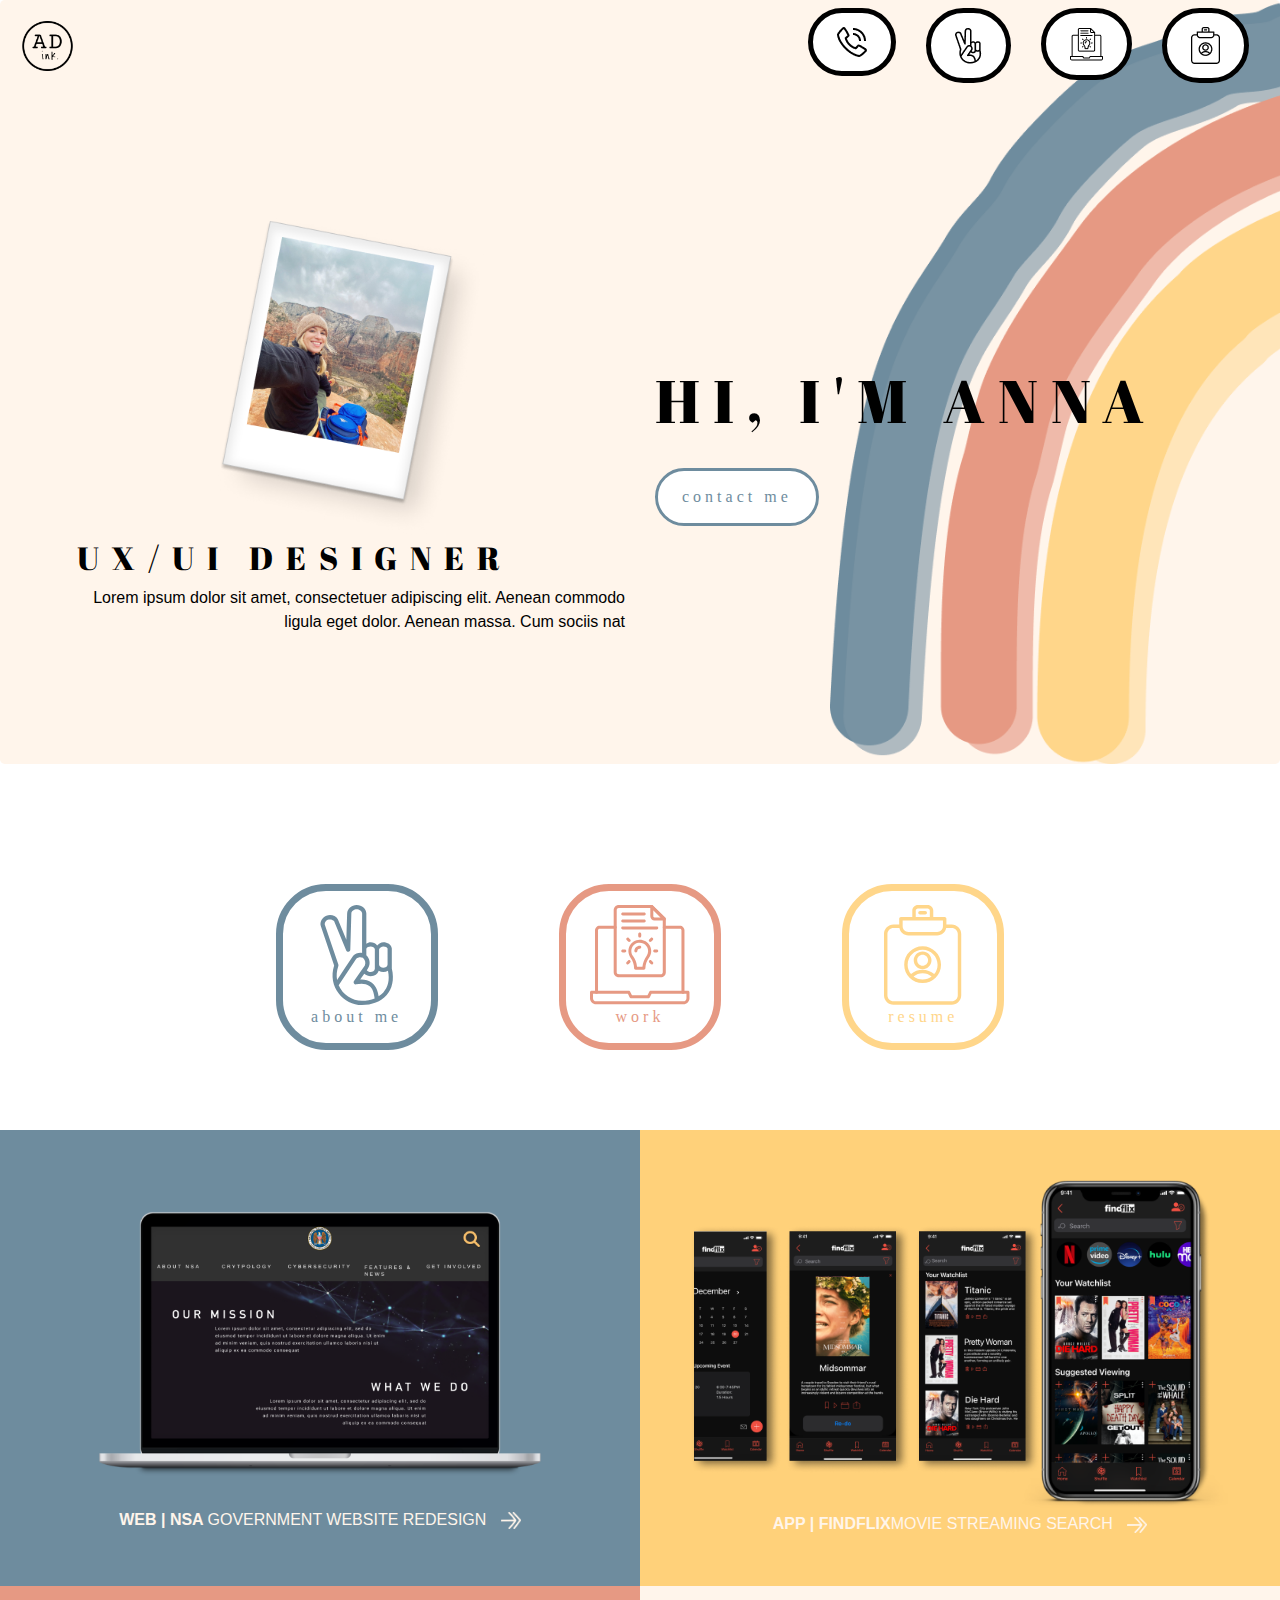
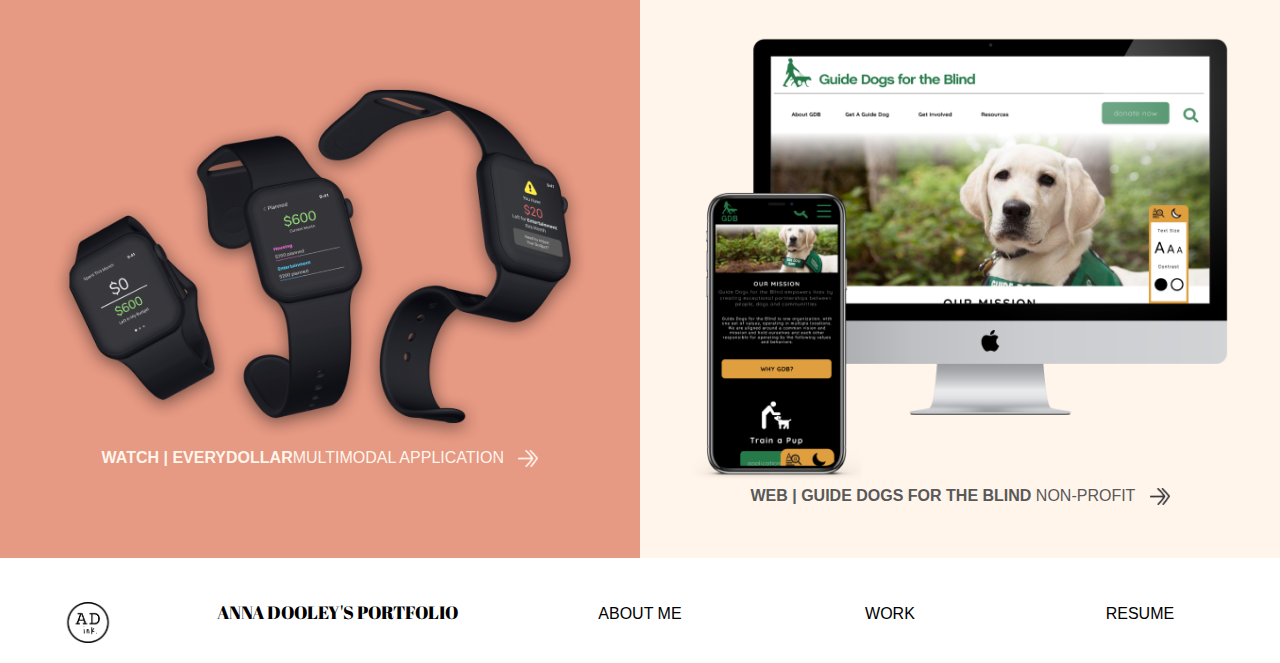
<file: projects.html>
<!doctype html>
<html lang="en">

  <head>
    <!-- Required meta tags -->
    <meta charset="utf-8">
    <meta name="viewport" content="width=device-width, initial-scale=1, shrink-to-fit=no">

    <!-- Bootstrap CSS -->
    <link rel="stylesheet" href="https://stackpath.bootstrapcdn.com/bootstrap/4.3.1/css/bootstrap.min.css" integrity="sha384-ggOyR0iXCbMQv3Xipma34MD+dH/1fQ784/j6cY/iJTQUOhcWr7x9JvoRxT2MZw1T" crossorigin="anonymous">
    <link href="https://fonts.googleapis.com/css?family=Anton|Jura&display=swap" rel="stylesheet">
    <link rel="stylesheet" href="projects.css">

    <title>Anna's portfolio</title>

    <link rel="preconnect" href="https://fonts.gstatic.com">
<link href="https://fonts.googleapis.com/css2?family=Abril+Fatface&display=swap" rel="stylesheet">
  </head>

  <div id="wrapper">
  <body>

    <!-- Navigation bar -->
    <nav class="navbar navbar-expand-lg navbar-dark bg-dark customNav">
      <a class="navbar-brand" href="#"><img src="images/blacklogoanna.png"></a>
      <button class="navbar-toggler" type="button" data-toggle="collapse" data-target="#navbarSupportedContent"
        aria-controls="navbarSupportedContent" aria-expanded="false" aria-label="Toggle navigation">
        <span class="navbar-toggler-icon"></span>
      </button>
      <div class="collapse navbar-collapse" id="navbarSupportedContent">
        <ul class="navbar-nav mr-auto">
     
          <li class="nav-item active">
            <a class="btn btn-primary navCTA" href="#" role="button"><img src="images/callicon.png" class="menuicon"></a>
          </li>
          <li class="nav-item active">
            <a class="btn btn-primary navCTA1" href="#" role="button"><img src="images/peaceiconblack.png" class="menuicon2"></a>
          </li>
          <li class="nav-item active">
            <a class="btn btn-primary navCTA2" href="#" role="button"><img src="images/workiconblack.png" class="menuicon3"></a>
          </li>
          <li class="nav-item active">
            <a class="btn btn-primary navCTA3" href="#" role="button"><img src="images/resumeblackicon.png" class="menuicon4"></a>
          </li>

        </ul>
      </div>
    </nav>
    <!-- End navigation bar -->
     
    <!-- Jumbotron -->
    <div class="jumbotron background">
      <div class="jumboCopy">
          <div class="row jumbo">
              <div class="reverse-columns">
              <div class="col-md-6 jumbo">
                  <img src="images/aboutme.png" class="aboutme">
                  <br>
                <h2>UX/UI DESIGNER</h2>
                <P>Lorem ipsum dolor sit amet, consectetuer adipiscing elit. Aenean commodo ligula eget dolor. Aenean massa. Cum sociis nat</P>
                </div>
                <div class="col-md-6 hi">
                    <h1>HI, I'M ANNA</h1><br><a class="btn btn-secondary btn-lg" href="#" role="button">contact me</a>
</div>
          </div>
      </div>
      </div>
    </div>
    <!-- End jumbotron -->


    <div class="container-fluid">
        <div class="row menu">
                <div class="col-md-4"> <a href="#" class="btn btn-third"><svg width="73" height="100" viewBox="0 0 73 100" xmlns="http://www.w3.org/2000/svg">
                    <path d="M36.1249 0C31.0478 0.0382979 26.786 4.10417 26.6398 8.44428C26.3221 17.1519 26.0985 25.9379 25.8438 34.6739L17.3536 14.1618C14.9806 10.3341 10.0225 9.28903 5.87854 10.7376C1.65828 12.7039 -0.921196 16.9844 0.306832 21.01L13.6391 60.4053C6.74972 81.8548 23.3261 100 41.3982 100C51.3717 100 60.2505 96.6198 65.9733 90.2259C71.6547 83.8787 73.9888 74.5883 71.3129 63.5303C71.3129 56.8617 71.3129 50.1778 71.3129 43.5166C70.7965 39.4029 66.7979 37.2784 62.9384 37.2334C60.1968 37.2876 58.461 38.5717 56.6872 40.4249C55.1704 38.2226 52.4484 37.2662 50.1613 37.2002C48.5539 37.1853 46.9404 37.9096 45.8423 38.6297V8.57628C45.8706 3.60628 41.5511 0.0447872 36.1249 0ZM36.1249 4.25532C38.7573 4.29043 41.4092 5.86331 41.6303 8.41097C41.5652 23.2733 41.5972 34.3105 41.5972 48.0058C38.3635 47.4063 34.7915 48.6529 32.6758 50.7651C27.2791 58.7323 21.936 66.8582 16.5909 74.9008C15.8316 70.6504 16.123 65.9571 17.8511 61.0045C18.0064 60.5564 18.0064 60.0562 17.8511 59.6081C13.3268 46.2241 8.76851 32.8192 4.25351 19.4482C4.00116 17.7319 5.32944 15.4496 7.23835 14.7608C9.67189 14.1797 11.918 14.332 13.5397 16.0911L25.7112 45.4796C26.0832 46.3679 27.1212 46.9199 28.0659 46.7429C29.0106 46.5657 29.7639 45.678 29.7905 44.7149L30.8518 8.54447C30.9105 5.96085 33.7045 4.32574 36.125 4.25532H36.1249ZM50.1046 41.48C52.1708 41.5683 54.0581 42.4258 54.3325 44.2158V59.5749V63.8302C54.2213 66.1347 52.0108 66.9948 50.0873 67.0218C48.422 66.8799 47.2775 66.3041 46.2734 65.1933C46.7188 64.5845 47.2117 63.8148 47.5668 63.2322C50.4216 58.7739 49.1605 53.4658 45.8423 50.2667V43.7838C46.1077 42.2084 48.4576 41.4928 50.1046 41.48ZM62.9384 41.4907C64.922 41.4694 66.6718 42.2636 67.0678 43.6183C67.0678 48.9243 67.0678 54.2593 67.0678 59.5756C67.0038 61.6919 64.7461 62.7401 62.8227 62.7671C60.566 62.583 58.8194 61.7571 58.5776 59.5756V44.5157C58.6598 42.9486 61.0703 41.5346 62.9384 41.4907ZM42.3931 52.8605C44.6238 54.8784 45.4833 57.7955 44.3499 60.5732C40.6949 65.6607 37.1035 70.9025 33.5049 76.0654C33.0326 76.7568 33.023 77.735 33.4818 78.4355C33.9407 79.1361 34.84 79.5163 35.6606 79.3567C40.695 78.3248 45.2598 78.3772 48.8271 81.1186C50.656 82.524 51.6886 84.0119 52.5084 86.1718C53.2078 88.0144 53.6829 90.3988 54.1335 93.386C50.4008 94.9183 46.0876 95.7464 41.3982 95.7464C31.6441 95.7464 22.1761 89.6009 18.1827 80.221L35.7601 53.6916C37.6513 52.102 40.2299 51.734 42.3931 52.8605H42.3931ZM67.4658 65.7928C69.4281 75.1786 67.3411 82.354 62.8227 87.4018C61.4803 88.9016 59.8837 90.205 58.1133 91.3248C57.6951 88.8259 57.2022 86.6443 56.455 84.6759C55.4176 81.9424 53.797 79.6178 51.3808 77.7609C47.8698 75.0628 43.791 74.3564 39.7067 74.5694L43.7529 68.7847C45.5127 70.3157 48.1045 71.2534 50.0873 71.2781C54.3747 71.1403 57.1295 69.2233 58.2459 65.826C59.6249 66.6059 61.2081 67.0228 62.8227 67.0228C64.4595 67.0228 66.0647 66.5935 67.4658 65.7928Z" fill="#6E8C9E"/>
                    </svg><br>About Me</a></div>
                <div class="col-md-4"><a href="#" class="btn btn-four"><svg width="91" height="91" viewBox="0 0 91 91" xmlns="http://www.w3.org/2000/svg">
                    <path d="M64.3672 65.764H26.1553C24.9391 65.764 23.7725 65.2823 22.9112 64.4245C22.0499 63.5667 21.5642 62.4028 21.5605 61.1879V4.57608C21.5642 3.36117 22.0499 2.19726 22.9112 1.33947C23.7725 0.481678 24.9391 -5.41282e-06 26.1553 0H56.2338C56.5936 0.00151342 56.9384 0.144209 57.1939 0.397324L68.5779 11.7142C68.7075 11.8411 68.8106 11.9924 68.8812 12.1594C68.9519 12.3264 68.9886 12.5057 68.9894 12.687V61.1331C68.9948 61.7416 68.8791 62.3451 68.6489 62.9085C68.4188 63.472 68.0787 63.984 67.6486 64.415C67.2185 64.8459 66.7069 65.1871 66.1435 65.4187C65.5802 65.6503 64.9764 65.7677 64.3672 65.764ZM26.1553 2.74017C25.6666 2.74015 25.1977 2.93314 24.8508 3.27705C24.504 3.62096 24.3073 4.08791 24.3037 4.57608V61.1331C24.2982 61.3794 24.342 61.6244 24.4326 61.8536C24.5232 62.0827 24.6588 62.2915 24.8312 62.4676C25.0037 62.6438 25.2097 62.7837 25.4371 62.8792C25.6645 62.9747 25.9086 63.0239 26.1553 63.0238H64.3672C64.8559 63.0238 65.3248 62.8309 65.6717 62.4869C66.0185 62.143 66.2152 61.6761 66.2188 61.1879V13.2624L55.6714 2.74017H26.1553Z" fill="#E69983"/>
                    <path d="M49.3765 9.59059H29.7905C29.4268 9.59059 29.0779 9.44624 28.8207 9.1893C28.5635 8.93235 28.4189 8.58387 28.4189 8.22049C28.4189 7.85712 28.5635 7.50864 28.8207 7.25169C29.0779 6.99475 29.4268 6.8504 29.7905 6.8504H49.3765C49.7403 6.8504 50.0891 6.99475 50.3464 7.25169C50.6036 7.50864 50.7481 7.85712 50.7481 8.22049C50.7481 8.58387 50.6036 8.93235 50.3464 9.1893C50.0891 9.44624 49.7403 9.59059 49.3765 9.59059Z" fill="#E69983"/>
                    <path d="M49.3765 15.893H29.7905C29.4268 15.893 29.0779 15.7486 28.8207 15.4917C28.5635 15.2347 28.4189 14.8862 28.4189 14.5228C28.4189 14.1595 28.5635 13.811 28.8207 13.554C29.0779 13.2971 29.4268 13.1527 29.7905 13.1527H49.3765C49.7403 13.1527 50.0891 13.2971 50.3464 13.554C50.6036 13.811 50.7481 14.1595 50.7481 14.5228C50.7481 14.8862 50.6036 15.2347 50.3464 15.4917C50.0891 15.7486 49.7403 15.893 49.3765 15.893Z" fill="#E69983"/>
                    <path d="M60.7331 22.1953H29.7905C29.4268 22.1953 29.0779 22.051 28.8207 21.794C28.5635 21.5371 28.4189 21.1886 28.4189 20.8253C28.4189 20.4619 28.5635 20.1134 28.8207 19.8565C29.0779 19.5995 29.4268 19.4552 29.7905 19.4552H60.7331C61.0969 19.4552 61.4457 19.5995 61.7029 19.8565C61.9602 20.1134 62.1047 20.4619 62.1047 20.8253C62.1047 21.1886 61.9602 21.5371 61.7029 21.794C61.4457 22.051 61.0969 22.1953 60.7331 22.1953Z" fill="#E69983"/>
                    <path d="M67.5914 14.0572H58.6625C57.6573 14.0572 56.693 13.6593 55.9809 12.9505C55.2688 12.2417 54.8669 11.2799 54.8633 10.2758V1.37017C54.8644 1.10084 54.945 0.83781 55.0949 0.61396C55.2448 0.39011 55.4575 0.215367 55.7063 0.11157C55.955 0.00777381 56.229 -0.0204711 56.4937 0.0303658C56.7585 0.0812026 57.0024 0.208866 57.1949 0.3974L68.579 11.7144C68.7716 11.9052 68.9032 12.1488 68.9572 12.4143C69.0112 12.6798 68.9852 12.9554 68.8825 13.2062C68.7797 13.457 68.6048 13.6717 68.3799 13.8231C68.155 13.9746 67.8901 14.0561 67.6189 14.0572H67.5914ZM57.6064 4.67209V10.2758C57.6064 10.5519 57.7162 10.8168 57.9117 11.0121C58.1072 11.2073 58.3723 11.317 58.6488 11.317H64.2585L57.6064 4.67209Z" fill="#E69983"/>
                    <path d="M60.733 43.2399H58.8677C58.5039 43.2399 58.155 43.0955 57.8978 42.8386C57.6406 42.5816 57.4961 42.2332 57.4961 41.8698C57.4961 41.5064 57.6406 41.1579 57.8978 40.901C58.155 40.644 58.5039 40.4997 58.8677 40.4997H60.733C61.0968 40.4997 61.4456 40.644 61.7028 40.901C61.9601 41.1579 62.1046 41.5064 62.1046 41.8698C62.1046 42.2332 61.9601 42.5816 61.7028 42.8386C61.4456 43.0955 61.0968 43.2399 60.733 43.2399Z" fill="#E69983"/>
                    <path d="M54.8619 33.6218C54.6814 33.6228 54.5025 33.5883 54.3354 33.5201C54.1682 33.4519 54.0163 33.3514 53.8881 33.2245C53.6326 32.9678 53.4893 32.6205 53.4893 32.2586C53.4893 31.8966 53.6326 31.5494 53.8881 31.2927L55.2597 29.9227C55.522 29.6982 55.8596 29.581 56.2047 29.5943C56.5499 29.6076 56.8774 29.7505 57.1216 29.9945C57.3659 30.2385 57.509 30.5656 57.5223 30.9104C57.5357 31.2552 57.4183 31.5923 57.1936 31.8544L55.822 33.2245C55.5665 33.4776 55.2217 33.6203 54.8619 33.6218Z" fill="#E69983"/>
                    <path d="M45.2612 29.6487C44.8975 29.6487 44.5486 29.5043 44.2914 29.2474C44.0342 28.9905 43.8896 28.642 43.8896 28.2786V26.4153C43.8896 26.0519 44.0342 25.7034 44.2914 25.4465C44.5486 25.1895 44.8975 25.0452 45.2612 25.0452C45.625 25.0452 45.9739 25.1895 46.2311 25.4465C46.4883 25.7034 46.6328 26.0519 46.6328 26.4153V28.2786C46.6328 28.642 46.4883 28.9905 46.2311 29.2474C45.9739 29.5043 45.625 29.6487 45.2612 29.6487Z" fill="#E69983"/>
                    <path d="M35.6615 33.6218C35.3016 33.6203 34.9568 33.4776 34.7014 33.2245L33.3298 31.8544C33.1051 31.5923 32.9877 31.2552 33.001 30.9104C33.0144 30.5656 33.1575 30.2385 33.4017 29.9945C33.646 29.7505 33.9734 29.6076 34.3186 29.5943C34.6638 29.581 35.0013 29.6982 35.2637 29.9227L36.6353 31.2927C36.8907 31.5494 37.0341 31.8966 37.0341 32.2586C37.0341 32.6205 36.8907 32.9678 36.6353 33.2245C36.5071 33.3514 36.3551 33.4519 36.188 33.5201C36.0209 33.5883 35.842 33.6228 35.6615 33.6218Z" fill="#E69983"/>
                    <path d="M31.6558 43.2399H29.7905C29.4267 43.2399 29.0779 43.0955 28.8207 42.8386C28.5635 42.5816 28.4189 42.2332 28.4189 41.8698C28.4189 41.5064 28.5635 41.1579 28.8207 40.901C29.0779 40.644 29.4267 40.4997 29.7905 40.4997H31.6558C32.0196 40.4997 32.3685 40.644 32.6257 40.901C32.8829 41.1579 33.0274 41.5064 33.0274 41.8698C33.0274 42.2332 32.8829 42.5816 32.6257 42.8386C32.3685 43.0955 32.0196 43.2399 31.6558 43.2399Z" fill="#E69983"/>
                    <path d="M34.2896 54.1593C34.1091 54.1604 33.9302 54.1258 33.7631 54.0576C33.596 53.9895 33.444 53.889 33.3158 53.762C33.0604 53.5053 32.917 53.1581 32.917 52.7961C32.917 52.4342 33.0604 52.0869 33.3158 51.8302L34.6874 50.4602C34.9498 50.2357 35.2873 50.1184 35.6325 50.1318C35.9777 50.1451 36.3051 50.288 36.5494 50.532C36.7937 50.776 36.9367 51.1031 36.9501 51.4479C36.9634 51.7927 36.846 52.1299 36.6213 52.392L35.2497 53.762C34.9943 54.0151 34.6495 54.1578 34.2896 54.1593Z" fill="#E69983"/>
                    <path d="M49.0204 58.9137H41.4905C41.1268 58.9137 40.7779 58.7693 40.5207 58.5124C40.2635 58.2554 40.119 57.907 40.119 57.5436C40.1136 54.1547 39.0332 50.8546 37.0329 48.1174C35.8808 46.5876 35.175 44.769 34.9938 42.8631C34.8126 40.9573 35.163 39.0385 36.0061 37.3193C36.8493 35.6001 38.1524 34.1476 39.7711 33.1226C41.3898 32.0976 43.2609 31.5402 45.1772 31.512C47.0935 31.4838 48.9803 31.986 50.6284 32.963C52.2766 33.9399 53.622 35.3535 54.5154 37.0472C55.4089 38.7408 55.8157 40.6485 55.6907 42.5589C55.5657 44.4692 54.9138 46.3077 53.8072 47.8708C51.7039 50.6696 50.5118 54.046 50.392 57.5436C50.392 57.907 50.2475 58.2554 49.9903 58.5124C49.7331 58.7693 49.3842 58.9137 49.0204 58.9137ZM42.7935 56.1735H47.7175C48.0763 52.6154 49.3835 49.2184 51.503 46.3363C52.3276 45.1427 52.8026 43.743 52.8745 42.2946C52.9507 40.7634 52.5641 39.2447 51.7652 37.9357C50.9662 36.6267 49.7918 35.5879 48.3943 34.9541C46.9968 34.3204 45.4408 34.121 43.9284 34.3819C42.416 34.6427 41.0171 35.3518 39.9132 36.4169C39.1786 37.1284 38.5947 37.9802 38.1965 38.9217C37.7983 39.8632 37.5938 40.8752 37.5953 41.8973C37.5851 43.5548 38.1254 45.1689 39.1314 46.487C41.2418 49.3065 42.5113 52.6644 42.7935 56.1735Z" fill="#E69983"/>
                    <path d="M41.7368 43.2399C41.373 43.2399 41.0242 43.0955 40.767 42.8386C40.5097 42.5816 40.3652 42.2332 40.3652 41.8698C40.3689 40.575 40.8863 39.3344 41.8042 38.4201C42.7221 37.5058 43.9655 36.9924 45.2617 36.9924C45.6255 36.9924 45.9744 37.1367 46.2316 37.3937C46.4888 37.6506 46.6333 37.9991 46.6333 38.3624C46.6333 38.7258 46.4888 39.0743 46.2316 39.3312C45.9744 39.5882 45.6255 39.7325 45.2617 39.7325C44.6906 39.7325 44.1429 39.9591 43.7391 40.3625C43.3352 40.7659 43.1084 41.313 43.1084 41.8835C43.1048 42.2445 42.9587 42.5895 42.7018 42.8434C42.445 43.0974 42.0982 43.2399 41.7368 43.2399Z" fill="#E69983"/>
                    <path d="M56.2337 54.1593C55.8739 54.1578 55.5291 54.0151 55.2736 53.762L53.9021 52.392C53.6774 52.1299 53.56 51.7927 53.5733 51.4479C53.5866 51.1031 53.7297 50.776 53.974 50.532C54.2183 50.288 54.5457 50.1451 54.8909 50.1318C55.2361 50.1184 55.5736 50.2357 55.836 50.4602L57.2075 51.8302C57.463 52.0869 57.6064 52.4342 57.6064 52.7961C57.6064 53.1581 57.463 53.5053 57.2075 53.762C57.0794 53.889 56.9274 53.9895 56.7603 54.0576C56.5932 54.1258 56.4142 54.1604 56.2337 54.1593Z" fill="#E69983"/>
                    <path d="M85.0372 90.4256H5.48627C4.03122 90.4256 2.63577 89.8482 1.60689 88.8205C0.578016 87.7927 0 86.3988 0 84.9453V79.4649C0 79.1016 0.144504 78.7531 0.401723 78.4961C0.658942 78.2392 1.00781 78.0948 1.37157 78.0948H35.3453C35.5986 78.0956 35.8467 78.1664 36.0622 78.2994C36.2776 78.4324 36.452 78.6224 36.566 78.8484L38.1982 82.0818H52.3116L53.9575 78.8484C54.0715 78.6224 54.2458 78.4324 54.4613 78.2994C54.6768 78.1664 54.9249 78.0956 55.1782 78.0948H89.1519C89.5157 78.0948 89.8645 78.2392 90.1217 78.4961C90.379 78.7531 90.5235 79.1016 90.5235 79.4649V84.9453C90.5235 86.3988 89.9455 87.7927 88.9166 88.8205C87.8877 89.8482 86.4922 90.4256 85.0372 90.4256ZM2.74314 80.835V84.9453C2.74314 85.672 3.03214 86.369 3.54658 86.8829C4.06102 87.3968 4.75875 87.6855 5.48627 87.6855H85.0372C85.7647 87.6855 86.4625 87.3968 86.9769 86.8829C87.4913 86.369 87.7803 85.672 87.7803 84.9453V80.835H56.0285L54.3827 84.0684C54.2687 84.2944 54.0943 84.4844 53.8788 84.6174C53.6634 84.7504 53.4152 84.8212 53.162 84.822H37.3615C37.1082 84.8212 36.8601 84.7504 36.6446 84.6174C36.4292 84.4844 36.2548 84.2944 36.1408 84.0684L34.4949 80.835H2.74314Z" fill="#E69983"/>
                    <path d="M84.5978 80.835C84.234 80.835 83.8851 80.6907 83.6279 80.4337C83.3707 80.1768 83.2262 79.8283 83.2262 79.4649V23.0723C83.2262 22.7089 83.0817 22.3604 82.8245 22.1035C82.5673 21.8465 82.2184 21.7022 81.8546 21.7022H67.5903C67.2266 21.7022 66.8777 21.5579 66.6205 21.3009C66.3633 21.044 66.2188 20.6955 66.2188 20.3321C66.2188 19.9688 66.3633 19.6203 66.6205 19.3633C66.8777 19.1064 67.2266 18.962 67.5903 18.962H81.8546C82.9459 18.962 83.9925 19.3951 84.7642 20.1659C85.5358 20.9367 85.9693 21.9822 85.9693 23.0723V79.4649C85.9693 79.8283 85.8248 80.1768 85.5676 80.4337C85.3104 80.6907 84.9615 80.835 84.5978 80.835Z" fill="#E69983"/>
                    <path d="M5.92625 80.835C5.56249 80.835 5.21363 80.6907 4.95641 80.4337C4.69919 80.1768 4.55469 79.8283 4.55469 79.4649V23.0723C4.55469 21.9822 4.9882 20.9367 5.75985 20.1659C6.53151 19.3951 7.5781 18.962 8.66938 18.962H22.9336C23.2974 18.962 23.6463 19.1064 23.9035 19.3633C24.1607 19.6203 24.3052 19.9688 24.3052 20.3321C24.3052 20.6955 24.1607 21.044 23.9035 21.3009C23.6463 21.5579 23.2974 21.7022 22.9336 21.7022H8.66938C8.30562 21.7022 7.95676 21.8465 7.69954 22.1035C7.44232 22.3604 7.29782 22.7089 7.29782 23.0723V79.4649C7.29782 79.8283 7.15331 80.1768 6.89609 80.4337C6.63888 80.6907 6.29001 80.835 5.92625 80.835Z" fill="#E69983"/>
                    </svg><br>Work</a></div>
                <div class="col-md-4"><a href="#" class="btn btn-five"><svg width="71" height="91" viewBox="0 0 71 91" xmlns="http://www.w3.org/2000/svg">
                    <path d="M61.6192 17.7915H56.7901V12.5685C56.7901 11.7045 56.0897 11.0033 55.2232 11.0033H44.8426V5.11504C44.8426 2.29457 42.5456 0 39.722 0H30.8833C28.0582 0 25.7611 2.29457 25.7611 5.11504V11.0033H15.4244C14.5579 11.0033 13.8575 11.7045 13.8575 12.5685V17.7915H8.6727C3.89057 17.7915 0 21.6779 0 26.4548V82.091C0 86.868 3.89057 90.7559 8.6727 90.7559H61.6161C66.3982 90.7559 70.2888 86.8696 70.2888 82.091V26.4548C70.2919 21.6779 66.3998 17.7915 61.6192 17.7915ZM28.8965 5.11504C28.8965 4.02097 29.788 3.13038 30.8848 3.13038H39.7236C40.8189 3.13038 41.7104 4.02097 41.7104 5.11504V11.0033H28.898V5.11504H28.8965ZM16.9928 14.1337H53.6548V19.3567C53.6548 22.1631 51.2606 24.5359 48.4261 24.5359H22.1777C19.3197 24.5359 16.9928 22.2132 16.9928 19.3567V14.1337ZM67.1582 82.0926C67.1582 85.1447 64.6731 87.6271 61.6192 87.6271H8.67426C5.62041 87.6271 3.13533 85.1447 3.13533 82.0926V26.4548C3.13533 23.4043 5.62041 20.9219 8.67426 20.9219H14.0173C14.7538 24.7566 18.1273 27.6663 22.1761 27.6663H48.4261C52.4984 27.6663 55.8892 24.7566 56.6287 20.9219H61.6177C64.6715 20.9219 67.1566 23.4043 67.1566 26.4548V82.0926H67.1582Z" fill="#FFD68A"/>
                    <path d="M35.1469 37.5349C25.9085 37.5349 18.3906 45.0431 18.3906 54.273C18.3906 63.5029 25.9085 71.0127 35.1469 71.0127C44.3852 71.0127 51.9031 63.5045 51.9031 54.2746C51.9031 45.0446 44.3852 37.5349 35.1469 37.5349ZM26.8988 65.0791C29.1833 63.121 32.0538 62.0489 35.1469 62.0489C38.1866 62.0489 41.1104 63.1445 43.3902 65.0822C41.0979 66.8305 38.2477 67.8823 35.1469 67.8823C32.046 67.8823 29.1911 66.8305 26.8988 65.0791ZM45.6716 62.9035C42.7948 60.3569 39.0453 58.9201 35.1469 58.9201C31.1874 58.9201 27.5067 60.3225 24.619 62.9003C22.687 60.551 21.5228 57.5458 21.5228 54.2746C21.5228 46.771 27.6337 40.6668 35.1453 40.6668C42.6569 40.6668 48.7678 46.771 48.7678 54.2746C48.7693 57.5458 47.6051 60.5526 45.6716 62.9035Z" fill="#FFD68A"/>
                    <path d="M35.1459 42.2383C30.6818 42.2383 27.0498 45.8664 27.0498 50.3256C27.0498 54.8098 30.6818 58.4567 35.1459 58.4567C39.6099 58.4567 43.2419 54.8083 43.2419 50.3256C43.2419 45.8664 39.6099 42.2383 35.1459 42.2383ZM35.1459 55.3264C32.4101 55.3264 30.1836 53.0819 30.1836 50.3256C30.1836 47.5928 32.4101 45.3687 35.1459 45.3687C37.8816 45.3687 40.1081 47.5928 40.1081 50.3256C40.1081 53.0819 37.8816 55.3264 35.1459 55.3264Z" fill="#FFD68A"/>
                    <path d="M37.5301 5.53131H32.7651C31.8986 5.53131 31.1982 6.23253 31.1982 7.09653C31.1982 7.96053 31.8986 8.66174 32.7651 8.66174H37.5301C38.3965 8.66174 39.0969 7.96053 39.0969 7.09653C39.0969 6.23253 38.395 5.53131 37.5301 5.53131Z" fill="#FFD68A"/>
                    </svg>
                    <br>Resume</a></div>
        </div>
    </div>



<div class="d-table">
    <div class="d-row">
        <div class="d-cell first"><img src="images/NSAcomputer.png" class="NSA"><br><b>WEB | NSA </b>GOVERNMENT WEBSITE REDESIGN <img src="images/arrows.png" class="arrows"></div>
        <div class="d-cell second"><img src="images/findflixapp.png" class="findflix"><br><b>APP | FINDFLIX</b>MOVIE STREAMING SEARCH <img src="images/arrows.png" class="arrows"> </div>
    </div>
    <div class="d-row">
        <div class="d-cell third"><img src="images/watchapp.png" class="watch"><br><b> WATCH | EVERYDOLLAR</b>MULTIMODAL APPLICATION <img src="images/arrows.png" class="arrows"></div>
        <div class="d-cell fourth"><img src="images/GDBimages.png" class="gdb"><br><b> WEB | GUIDE DOGS FOR THE BLIND </b> NON-PROFIT <img src="images/arrowsblack.png" class="arrows"></div>
    </div>
 </div>


<!-- Footer -->
<footer class="page-footer font-small blue pt-4">

  <!-- Footer Links -->
  <div class="container-fluid text-center text-md-left">

    <!-- Grid row -->
    <div class="row footer">

      <!-- Grid column -->
      <div class="col-md-1 mt-md-0 mt-3">

        <!-- Content -->
        <img src="images/blacklogoanna.png" class="footerimg">
      </div>

      <div class="col-md-3 mt-md-0 mt-3">

        <!-- Content -->
        <h4>ANNA DOOLEY'S PORTFOLIO</h4>
      </div>
      <!-- Grid column -->

      <hr class="clearfix w-100 d-md-none pb-3">

      <!-- Grid column -->
      <div class="col-md-2 mb-md-0 mb-3">

        <!-- Links -->

        <ul class="list-unstyled">
          <li>
            <a href="#!">ABOUT ME</a>
          </li>
        </ul>

      </div>
      <!-- Grid column -->

      <!-- Grid column -->
      <div class="col-md-2 mb-md-0 mb-3">

        <!-- Links -->

        <ul class="list-unstyled">
          <li>
            <a href="#!">WORK</a>
          </li>
        </ul>

      </div>  
      
      <div class="col-md-2 mb-md-0 mb-3">

        <!-- Links -->

        <ul class="list-unstyled">
          <li>
            <a href="#!">RESUME</a>
          </li>
        </ul>

      </div>
      <!-- Grid column -->

    </div>
    <!-- Grid row -->

  </div>
  <!-- Footer Links -->

</footer>
<!-- Footer -->
</div>

    <!-- Optional JavaScript -->
    <!-- jQuery first, then Popper.js, then Bootstrap JS -->
    <script src="https://code.jquery.com/jquery-3.3.1.slim.min.js"
      integrity="sha384-q8i/X+965DzO0rT7abK41JStQIAqVgRVzpbzo5smXKp4YfRvH+8abtTE1Pi6jizo"
      crossorigin="anonymous"></script>
    <script src="https://cdnjs.cloudflare.com/ajax/libs/popper.js/1.14.7/umd/popper.min.js"
      integrity="sha384-UO2eT0CpHqdSJQ6hJty5KVphtPhzWj9WO1clHTMGa3JDZwrnQq4sF86dIHNDz0W1"
      crossorigin="anonymous"></script>
    <script src="https://stackpath.bootstrapcdn.com/bootstrap/4.3.1/js/bootstrap.min.js"
      integrity="sha384-JjSmVgyd0p3pXB1rRibZUAYoIIy6OrQ6VrjIEaFf/nJGzIxFDsf4x0xIM+B07jRM"
      crossorigin="anonymous"></script>
  </body>

</html>
</file>
<file: index.css>
/* Text */
html {
    overflow-x: hidden !important;

  }
  
  body {
    overflow:hidden;
    height: 100%;
    width: 100%;
  }
  
  div {
    margin: 0 auto;
  }
  
  
  h1, h2, h3 , h4, h6 {
    font-family: 'Abril Fatface', serif;
    color: black;
  }
  p {
    font-family: 'Roboto', sans-serif;
    font-weight: 100px;
    text-align: right;
    color: black;
    margin-left: 0;
  
  }
  h4 {
      font-size: 18px;
      font-family: 'Abril FatFace', sans-serif;
  }
  
  h1 {
    letter-spacing: .8rem;
    font-size: 60px;
  }
  
  h2 {
      font: size 14px;
      text-align: left;
      letter-spacing: .8rem;
      
  }
  
  h5.cardtitle {
    color: #1C3D63;
    font-size: 30px;
    font-family:'Unica One', serif;
  }


  .d-table{
    display:table;
    table-layout:fixed;
    height:100%;
    width:100%; 
 }
 .d-row{
    display : table-row;
 }
 .d-cell{
    display : table-cell;
 }
 .first{
    width : 50%;
    background-color: #6E8C9E;
    padding: 50px;
    text-align: center;
    color:#FFF5EB;
 }
 .second{
    width : 50%;
    background-color: #FFD17A;
    padding: 50px;
    text-align: center;
    color: #FFF5EB;
 }

 .third {
    width : 50%;
    background-color: #E69983;
    padding: 50px;
    text-align: center;
    color: #FFF5EB;
 }

 .fourth {
    width : 50%;
    background-color: #FFF5EB;
    padding: 50px;
    text-align: center;
    color: #595959;
 }

  
  

  
  
  .row {
    display: flex;
    flex-wrap: wrap;
    vertical-align: middle !important;
    padding-top: 90px;
    margin-right: 200px;
    margin-left: 200px;
    padding-bottom: 50px;
    text-align: center;
  
  
  }

  .row-header {
    display: flex;
    flex-wrap: wrap;
    vertical-align: middle !important;
    padding-top: 90px;
    margin-right: 200px;
    padding-bottom: 50px;
    text-align: center;
  
  
  }




  .row.category {
    display: flex;
    flex-wrap: wrap;
    margin-right: 0px;
    margin-left: 0px;
    align-items:baseline !important;
    
  
  }

  .row.jumbo {
    display: flex;
    flex-wrap: wrap;
    vertical-align: middle !important;
    margin-right: 0;
    margin-left: 0;
    padding-bottom: 50px;
    text-align: center;

  }
  
  
  
  .row.impact {
    padding-top: 20px;
    margin: 0 auto;
    vertical-align: baseline;
  }
  
  .row.events {
    display: flex;
    flex-wrap: wrap;
    align-items:center;
    padding-left: 0;
    margin: 0 auto;
    width: 100%;
    height: min-content;
  
  }
  
.row.footer {
    margin: auto;
    padding-bottom: 20px;
    padding-top: 20px;
    align-content: center;
}





a {
    color: black;
}

a:hover {
    color: #FFD68A;
}

.col-md-3 {
    vertical-align: middle;
    align-content: center;


}

.col-md-6.jumbo{
    float: left;
}

.col-md-6.hi {
    float: left;
    padding-top: 150px;
    text-align: left;
}


.col-md-4 {
    padding-top: 30px;
    padding-bottom: 30px;
}
.col {
    align-content: center;
    float: left;
    vertical-align: middle;
    padding-top: 30px;

    
  }
  
  .col-lg {
    float: center;
  }
  
  .col-sm-4 {
    align-items: center;
  }
  
  .col-xl-4.col-lg-4.col-md-4.col-sm-12 {
    text-align: center;
  }
  
  .container {
    position: center;
    content: "";
    width: 100%;
    padding-right: 15px;
    padding-left: 15px;
  
  }
  
  .container-footer {
    width: 100%;
    text-align-last: center;
    
  }
  
  
  .container-fluid {
    background-color: white;
    margin: auto;
    overflow:hidden;
    vertical-align: middle;
  }
  .container-fluid.event {
    background-image: url(images/events.png);
    background-size: contain;
    background-repeat: no-repeat;
    background-color: white;
    margin: auto;
    overflow:hidden;
    vertical-align: middle;
    min-height: auto;
    padding-top: 30px;
    padding-bottom: 30px;
    display:inline-flex;
  }
  
  @media only screen and (max-width: 629px) {
  
  .container-fluid.event {
    background-image: none;
  }
  }
  
  .container-fluid.content {
    background-color:#ffffff;
    width: 50%;
    align-items: center;

  }

  
  .cardtitle {
    position: relative;
    margin: 0 auto;
    float: center;
    text-align: center;
  }
  
  /* General */
  .customNav {
    position: fixed;
    width: 100%;
    background-color:transparent !important;
    background-size: cover;
    z-index: 10;
    font-family: 'Roboto', sans-serif !important;
    vertical-align: middle;
  }
  .navbar-nav {
    margin-left: auto;
    margin-right: 0 !important;
  }
  .navbar-brand img {
    padding-right: 15px;
    margin: auto;
    height: 50px;
  
  }
  
  .navbar-dark .navbar-nav .nav-link {
    font-family: "Roboto";
    font-weight: lighter;
  
  }
  .nav-item {
    margin: 0px 15px;
  
  }
  .nav-item:focus, .nav-item:hover {
    text-transform: none;
  }
  
  
  /* change the background color */
  .navbar-custom {
    background-color: #ffffff;
  }
  
  .menuicon:hover {
    fill: rgb(0, 0, 0);
  }
  
  
  /* Navigation dropdown menu */
  .dropdown-menu {
    background: url("../images/transparency.png");
    background-color: #1C3D63 !important;
    background-size: cover;
  }
  .dropdown-item:focus, .dropdown-item:hover {
      color: #1C3D63 !important;
      text-decoration: none;
      background:white;
  }
  
  
  .dropdown:hover .dropdown-menu {
    display: block;
  }
  .dropdown-menu.li.a:hover {
    color: #262626 !important;
    text-decoration: none;
    background-color: #f5f5f5;
  } 
  
  .navbar-dropdown {
      color:#1C3D63 !important ;
  }
  
  .dropdown-toggle::after {
    display:block;
  }
  /* Navigation links */
  .customNav a {
    color: white !important;
  }
  .btn-primary.navCTA:hover {
    background-color: #FFF5EB;
  }
  .btn-primary.navCTA1:hover {
    background-color: #6E8C9E;
  }
  .btn-primary.navCTA2:hover{
    background-color: #E69983;
  }
  .btn-primary.navCTA3:hover {
    background-color: #FFD17A;
  }


  
  /* Jumbotron  */
  .jumbotron {
    background-image: url("images/rainbow.png");
    background-size: contain;
    background-repeat: no-repeat;
    background-position: right;
    height: 100%;
    display: flex;
    justify-content: center;
    margin-bottom: 0;
    background-color: #FFF5EB;
    float: right;
    overflow: visible;
    -webkit-transform: translate3d(0, 0, 0);
    transform: translate3d(0, 0, 0);
    -webkit-transition: -webkit-transform 0.6s, opacity 0.6s;
    transition: transform 0.6s, opacity 0.6s;
    -webkit-transition-timing-function: cubic-bezier(0.7, 0, 0.3, 1);
    transition-timing-function: cubic-bezier(0.7, 0, 0.3, 1);
}

  @keyframes slidein {
    0% {background-color: #6E8C9E;}
    25% {background-color: #E69983}
    50% {background-color: #FFD17A;}
    75% {background-color: #FFF5EB;}
  }



  .jumbotron:hover {
    background-image: url("images/rainbow.png");  
    transition: 1000ms;
  }
  
  /* Jumbotron copy */
  .jumboCopy {
    width: 95%;
    min-width: 500px;
    color: white;
    text-align: left;
    padding-top: 60px;
  }

  @media only screen and (max-width: 629px) {
  
    .jumboCopy {
        width: 95%;
        color: white;
        text-align: center;
        height: max-content;
        flex-direction: row-reverse;
        
    }
    .jumbotron {
        flex-direction: column-reverse;
    }
    .col-md-6.hi {
        float: none;
        text-align: center;
        padding-top: 0;
        font-size: 30px;
        flex-direction: column-reverse;

    }

    .reverse-columns {
		display: flex;
		flex-direction: column-reverse;
	}
    .col-md-6.jumbo {
        float: left;
        text-align: center;
        align-content: center;

    }

    h1 {
        font-size: 50px;
    }

    .aboutme {
        display: inline-block;
        padding-top: 30px;
    }


  
    }
  
  /* Buttons */
  
  .btn {
    padding: 14px 24px;
    border: 0 none;
    font-weight: 400;
    font-family: 'Roboto';
    font-size: size 12px; 
    letter-spacing: 1px;
    text-transform: lowercase;
    border-radius: 25px;
    letter-spacing: .25rem;
  }

  

  svg {
    width: 100px;
    height: 100px;
  }
  svg:hover {
    fill: red;
  }

  

  
  
  .btn:focus, .btn:active:focus, .btn.active:focus {
    outline: 0 none;
  }
  
  .btn-primary {
    background: #ffffff;
    color: #ffffff;
    text-align: center !important;
    border-color: black;
    padding: 14px 24px;
    border-radius: 100px;
    border: 5px solid black;
  
  }


  
  
  
  .btn-secondary {
    background-color: white;
    border-style: solid;
    border-color: #6E8C9E;
    color: #6E8C9E;
    border-width: 3px;
    border-radius: 50px;
  }

  .btn-third {
    background-color: white;
    border-style: solid;
    border-color: #6E8C9E;
    color: #6E8C9E;
    border-width: 7px;
    border-radius: 50px;
    padding: auto;
    color: #6E8C9E;
  }

  .btn-four {
    background-color: white;
    border-style: solid;
    border-color: #E69983;
    color: #E69983;
    border-width: 7px;
    border-radius: 50px;
    padding: auto;
    color: #E69983;

  }

  .btn-five {
    background-color: white;
    border-style: solid;
    border-color: #FFD68A;
    color: #FFD68A;
    border-width: 7px;
    border-radius: 50px;
    padding: auto;
    color: #FFD68A;

  }
  

  .btn.btn-primary.btn-lg {
    align-content: center;
  }
  
  
  .btn-group-lg>.btn, .btn-lg {
    font-size: 1rem;
    text-align: center;
  }
  .btn-primary:hover, .btn-primary:focus, .btn-primary:active, .btn-primary.active, .open > .dropdown-toggle.btn-primary {
    background: #FFD17A;
    border-color: black;
  }

.btn-primary

  
  .btn-primary:active, .btn-primary.active {
    background: #FFD17A;
    box-shadow: none;
    
  }
  
  .btn-secondary:active, .btn-secondary.active {
    background: #6E8C9E;
    box-shadow: none;
  }
  
  .btn-secondary:hover, .btn-secondary:focus, .btn-secondary:active, .btn-secondary.active, .open > .dropdown-toggle.btn-secondary {
    background: #6E8C9E;
    border-color: #6E8C9E;
  }

  .btn-third:active, .btn-third.active {
    background: #6E8C9E;
    box-shadow: none;
    color:white;
  }
  
  .btn-third:hover, .btn-third:focus, .btn-third:active, .btn-third.active, .open > .dropdown-toggle.btn-secondary {
    background: #6E8C9E;
    border-color: #6E8C9E;
    color:white;


  }

  .btn-four:active, .btn-four.active {
    background: #6E8C9E;
    box-shadow: none;
    color:white;
  }
  
  .btn-four:hover, .btn-four:focus, .btn-four:active, .btn-four.active, .open > .dropdown-toggle.btn-secondary {
    background: #E69983;
    border-color: #E69983;
    color:white;
  }


  .btn-five:active, .btn-five.active {
    background: #FFD17A;
    box-shadow: none;
    color:white;
  }
  
  .btn-five:hover, .btn-five:focus, .btn-five:active, .btn-five.active, .open > .dropdown-toggle.btn-secondary {
    background: #FFD17A;
    border-color: #FFD17A;
    color:white;
  }

  
  .contactus {
    align-items: center;
  }
  
  /* Cards */
  .content {
    padding: 50px;
  }  
  .sectionHeading {
    text-align: center;
    padding-bottom: 30px;
  }  
  .showsNear  {
    padding: 0px 30px 30px 30px;
  }  
  .cardContainer {
    text-align: center;
    padding-top: 20px;
    padding-bottom: 20px;
    align-items: baseline;
    float: left;
    font-family: 'Unica One', serif;
    columns: #1C3D63;
    
  
  }  
  
  .card {
    position: relative;
    display: flex;
    flex-direction: column;
    min-width: 0;
    word-wrap: break-word;
    background-clip: border-box;
    background-color: transparent;
    align-content: center !important;
    border: hidden;
  
  }
  /* Content */
  
  
  
  .img {
    align-items: center;
    width: 20px !important;
    
  
  }
  
  .card-img-top {
    display:inline ;
    resize: both;
    height: auto;
    justify-content: center;
    position: relative;
    background-clip: border-box;
    text-align: center;
  }
  
  .card-img-top.resize {
    width: 180px;
    height: auto;
  
  }
  
  .card-img-top.resize2 {
    width: 160px;
    height: auto;
    vertical-align: center;
  
  }

  .aboutme {
      width: 275px;
      height: auto;
  }
  
  
  .img-fluid {
    max-width: 100%;
    height: auto;
  
  }
  .imgstat {
      width: 100%;
      float: right;
      padding-top: 70px;
      padding-bottom: 20px;
      
  }

  img.NSA {
      width: 100%;
  }

  img.findflix {
      width: 100%;
  }

  img.watch {
      width: 100%;
  }

  img.gdb {
      width: 100%;
  }
  
  .imgtitle {
    width: 30px;
    display: inline;
    float: inline-start;
    max-width: 100%;
    height: auto;
    padding-top: 40px;
    padding-bottom: 30px;
  
  }




  @media only screen and (max-width: 629px)
  {
  .imgtitle {
    transform: rotate(90deg) !important;
    transform-origin: bottom;
  }

  .gdb {
      width: 60px;
  }




  }
  
  .calendar1 {
    padding-top: 10px;
    padding-bottom: 10px;
    width: 60%;
    float: center;
  }
  .eventimg {
    background-position: left;
    background-repeat: no-repeat;
    width: 450px;
    float: left;
    margin: 0 auto;
    ;
  }

  .footerimg {
      width: 70%;
  }
    
@media (max-width: 629px) {
  
    .footerimg {
        width: 20px !important;
    }
    }

.arrows {
    width: 30px;
    padding-left: 10px;
  }
  
  .event {
    height: auto;
    text-align: center;
    float: left;
    display: block;
  
  }
  
  
  /* Footer */
  .emailContain {
    background: url(../images/emailBG.jpg);
    background-size: cover;
    display: flex;
    align-items: center;
    flex-direction: column;
    align-items: center;
    justify-content: center;
    height: 500px;
  }
  
  /* Footer form */
  .form {
    width: 100%;
    margin: 0px auto;
    padding: 45px;
    border: 1px solid #F2F2F2;
    -webkit-box-shadow: 0 1px 4px rgba(0, 0, 0, 0.3), 0 0 40px rgba(0, 0, 0, 0.1) inset;
    -moz-box-shadow: 0 1px 4px rgba(0, 0, 0, 0.3), 0 0 40px rgba(0, 0, 0, 0.1) inset;
    box-shadow: 0 1px 4px rgba(0, 0, 0, 0.1), 0 0 40px rgba(0, 0, 0, 0.1);
    background-color: white;
    padding-left: 50px;
    display:inherit;
  }
  
  .form-control {
    border-radius: 60px;
    width: 50%;
    text-align: center;
    display:initial;
  }
  
  .hr.solid {
    border-top: 2px solid white;
    width: 50%;
  }
  
  
  .site-footer {
  background-color:#1C3D63;
  font-size:15px;
  line-height: 30px;
  color:white;
  padding-top: 40px;
  box-align: left;
  }
  .site-footer hr
  {
  border-top-color:white;
  width: 50%;
  }
  .site-footer hr.small
  {
  margin:20px 0
  }
  .site-footer h6
  {
  color:rgb(255, 255, 255);
  font-size:16px;
  text-transform:uppercase;
  margin-top:5px;
  letter-spacing:2px
  }
  .site-footer a
  {
  color:#737373;
  }
  .site-footer a:hover
  {
  color:white;
  text-decoration:none;
  }
  .footer-links
  {
  padding-left:0;
  list-style:none;
  text-align: inherit;
  font-family: 'Roboto';
  
  }
  .footer-links li
  {
  display:block;
  padding-top: 10px;
  }
  .footer-links a
  {
  color:white
  }
  .footer-links a:active,.footer-links a:focus,.footer-links a:hover
  {
  color:white
  }
  .footer-links.inline li
  {
  display:inline-block;
  }
  .site-footer .social-icons
  {
  text-align:right;
  padding-top: 30px;
  }
  .site-footer .social-icons a
  {
  width:40px;
  height:40px;
  line-height:40px;
  margin-left:6px;
  margin-right:0;
  border-radius:100%;
  background-color:#33353d
  }
  .copyright-text
  {
  margin:0
  }
  @media (max-width:991px)
  {
  .site-footer [class^=col-]
  {
    margin-bottom:30px
  }
  }
  @media (max-width:767px)
  {
  .site-footer
  {
    padding-bottom:0
  }
  .site-footer .copyright-text,.site-footer .social-icons
  {
    text-align:center
  }
  .footerimg {
      width: 10%;
  }
  }
  .social-icons
  {
  padding-left:0;
  margin-bottom:0;
  list-style:none
  }
  .social-icons li
  {
  display:inline-block;
  margin-bottom:4px
  }
  .social-icons li.title
  {
  margin-right:15px;
  text-transform:uppercase;
  color:#96a2b2;
  font-weight:700;
  font-size:13px
  }
  .social-icons a{
  background-color:#eceeef;
  color:#818a91;
  font-size:16px;
  display:inline-block;
  line-height:44px;
  width:44px;
  height:44px;
  text-align:center;
  margin-right:8px;
  border-radius:100%;
  -webkit-transition:all .2s linear;
  -o-transition:all .2s linear;
  transition:all .2s linear
  }
  .social-icons a:active,.social-icons a:focus,.social-icons a:hover
  {
  color:#fff;
  background-color:#29aafe
  }
  .social-icons.size-sm a
  {
  line-height:34px;
  height:34px;
  width:34px;
  font-size:14px
  }
  .social-icons a.facebook:hover
  {
  background-color:#3b5998
  }
  
  .facebook {
    background-image: url(images/facebook-f-logo-transparent-facebook-f-22\ 1.png);
    background-size: cover;
    background-repeat: no-repeat;
    width: 30%;
  }
  .twitter {
    background-image: url(images/twitterlogo.png);
    background-repeat: no-repeat;
    text-align: center;
    background-position: center;
    background-size: 70%;
  }
  
  .instagram {
    background-image: url(images/IGlogo.png);
    background-repeat: no-repeat;
    text-align: center;
    background-position: center;
    background-size: contain;
    background-size: 65%;
  }
  .social-icons a.twitter:hover
  {
  background-color:#00aced
  }
  
  .social-icons a.instagram:hover
  {
  background-color:#ea4c89
  }
  @media (max-width:767px)
  {
  .social-icons li.title
  {
    display:block;
    margin-right:0;
    font-weight:600
  }
  }
  

  .d-cell:hover {
      background-color: black;

  }

  .d-cell.first:hover .overlay {
      opacity: 1%;
      background-color: black;
  }




  .text {
    color: white;
    font-size: 20px;
    position: absolute;
    top: 50%;
    left: 50%;
    -webkit-transform: translate(-50%, -50%);
    -ms-transform: translate(-50%, -50%);
    transform: translate(-50%, -50%);
    text-align: center;
  }


  .overlay {
    position: absolute;
    top: 0;
    bottom: 0;
    left: 0;
    right: 0;
    height: 100%;
    width: 100%;
    opacity: 0;
    transition: .5s ease;
    background-color: #008CBA;
  }
</file>
<file: findflix.css>
/* Text */
html {
    overflow-x: hidden !important;

  }
  
  body {
    overflow:hidden;
    height: 100%;
    width: 100%;
  }
  
  div {
    margin: 0 auto;
  }
  
  
  h1, h2, h4 {
    font-family: 'Abril Fatface', serif;
    color: black;
  }
  p {
    font-family: 'Roboto', sans-serif;
    font-weight: lighter !important;
    text-align: right;
    color: black;
    margin-left: 0;
  
  }


  p.blocks {
    font-family: 'Roboto', sans-serif;
    font-weight: lighter !important;
    text-align: left;
    color: black;
    margin-left: 0;
  }



  p.time {
    font-family: 'Roboto', sans-serif;
    font-weight: lighter !important;
    text-align: center;
    color:black;
    font-size: 30px;
  }

  p.time2 {
    font-family: 'Roboto', sans-serif;
    font-weight: bold !important;
    text-align: center;
    color:black;
    font-size: 30px;
  }





  h6 {
      font-family: 'Roboto', sans-serif, thin;
      font-size: size 14;
      text-transform:uppercase;
      letter-spacing: .1rem;
      color: #FFF5EB;
      margin-left: 20px;
      margin-right: 20px;
      font-weight: 200;

  }
  h4 {
      font-size: 20px;
      font-family: 'Abril FatFace', sans-serif;
      padding-bottom: 80px;
      letter-spacing: .2rem;
  }


  h4.footer {
      font-size: 18px;
  }
  
  h1 {
    letter-spacing: .8rem;
    font-size: 60px;
  }
  
  h2 {
      font: size 14px;
      text-align: left;
      letter-spacing: .8rem;
      padding-top: 300px;
      
  }

  h2.blockheader {
      font-family: 'Abril FatFace', sans-serif;
      padding-top: 25px;
      text-align: right;
      padding-right: 25px;
      color:#FFF5EB;
  }

  h3 {
      font-family: 'Roboto', sans-serif;
      font-weight: bold;
      letter-spacing: 1rem;
  }


  h4.title {
      font-size: 35px;
      padding-top: 90px;
      color: rgb(63, 63, 63);
  }
  
  h5 {
    color: #FFF5EB;
    font-size: 20px;
    font-family:'Roboto', sans-serif;
    padding-top: 20px;
    font-weight:bold;
    padding-bottom: 20px;
    letter-spacing: .1rem;
  }

  h5.quote {
    color: #FFF5EB;
    font-size: 36px;
    font-family:'Roboto';
    font-weight: 900 !important;
    padding-top: 60px;
    padding-bottom: 60px;
    letter-spacing: .1rem;
    line-height: 70px;
    margin-right: 90px;
    margin-left: 90px;
    text-transform: uppercase;
  }

  h5.copy {
      color:#595959;
      text-transform: uppercase;
      text-align: left;
  }


  .d-table{
    display:table;
    table-layout:fixed;
    height:100%;
    width:100%; 
 }
 .d-row{
    display : table-row;
 }
 .d-cell{
    display : table-cell;
 }
 .first{
    width : 50%;
    background-color: #6E8C9E;
    padding: 50px;
    text-align: center;
    color:#FFF5EB;
 }
 .second{
    width : 50%;
    background-color: #FFD17A;
    padding: 50px;
    text-align: center;
    color: #FFF5EB;
 }

 .third {
    width : 50%;
    background-color: #E69983;
    padding: 50px;
    text-align: center;
    color: #FFF5EB;
 }

 .fourth {
    width : 50%;
    background-color: #FFF5EB;
    padding: 50px;
    text-align: center;
    color: #595959;
 }

  
  

  
  
  .row {
    display: flex;
    flex-wrap: wrap;
    vertical-align: middle !important;
    padding-top: 20px;
    margin-right: 30px;
    margin-left: 30px;
    padding-bottom: 50px;
    text-align: center;
  
  
  }



  .row.final {
    display: block;
    flex-wrap: wrap;
    padding-top: 20px;
    margin-right: 30px;
    margin-left: 30px;
    padding-bottom: 50px;
    text-align: center;
  }

  .row-header {
    display: flex;
    flex-wrap: wrap;
    vertical-align: middle !important;
    padding-top: 90px;
    margin-right: 200px;
    padding-bottom: 50px;
    text-align: center;
  
  
  }




  .row.category {
    display: flex;
    flex-wrap: wrap;
    margin-right: 0px;
    margin-left: 0px;
    align-items:baseline !important;
    background-color: #FFF5EB;
    
  
  }

  .row.jumbo {
    display: flex;
    flex-wrap: wrap;
    vertical-align: middle !important;
    margin-right: 0;
    margin-left: 0;
    padding-bottom: 50px;
    text-align: center;

  }



  .column1 {
      width: 50%;
      float: left;
  }

  .column2 {
      width: 50%;
      text-align: right;
  }
  
  .menu {
      background-color:#FFF5EB;
      overflow: hidden;
      margin: 0;
  }

  .menu2 {
    background-color:#FFF5EB;
    overflow: hidden;
    margin: 0;
    float: right;

  }
  
  .row.impact {
    padding-top: 20px;
    margin: 0 auto;
    vertical-align: baseline;
  }
  
  .row.events {
    display: flex;
    flex-wrap: wrap;
    align-items:center;
    padding-left: 0;
    margin: 0 auto;
    width: 100%;
    height: min-content;
  
  }
  
.row.footer {
    margin: auto;
    padding-bottom: 20px;
    padding-top: 20px;
    align-content: center;
    background-color: white;
}

.main {
    background-color:#FFF5EB;
    overflow: hidden;
    margin: 0;
    text-align: left;

}

footer {
    background-color: white;
}


a {
    color: black;
}

a:hover {
    color: #FFD68A;
}

.col-md-3 {
    vertical-align: middle;
    align-content: center;
    text-align: center;


}

.col-md-3.vertical {
    vertical-align: middle;
    align-content: center;
    text-align: center;
    border-right: 1px solid black;


}




.col-md-6.jumbo{
    float: left;
}

.col-md-6.hi {
    float: left;
    padding-top: 10px;
    text-align: center;
}

.col-md-6.research {
    float: left;
    padding-top: 10px;
    text-align: center;
    margin: 0;
}


.col-md-4 {
    padding-top: 30px;
    padding-bottom: 30px;
}
.col {
    align-content: center;
    float: left;
    vertical-align: middle;
    padding-top: 30px;

    
  }
  
  .col-lg {
    float: center;
  }
  
  .col-sm-4 {
    align-items: center;
  }
  
  .col-xl-4.col-lg-4.col-md-4.col-sm-12 {
    text-align: center;
  }
  
  .container {
    position: center;
    padding-right: 15px;
    padding-left: 15px;
    background-color: #FFF5EB;
    margin: 0;
    margin-right: 0;
  
  }
  
  .container-footer {
    width: 100%;
    text-align-last: center;
    
  }
  
  
  .container-fluid {
    background-color: #FFF5EB;
    margin: auto;
    overflow:hidden;
    vertical-align: middle;
    padding-right: 10px;
    padding-left: 10px;
  }

  hr {
      background-color: #FFF5EB;
  }


  .container-fluid.challenge {
      background-color: #6E8C9E;
  }

  .container-fluid.quote {
      background-color: #E69983;
      text-align: center;
      vertical-align: middle;
  }

  .container-fluid.main {
      padding-left: 50px;
      margin: 0;
  }
  .container-fluid.event {
    background-image: url(images/events.png);
    background-size: contain;
    background-repeat: no-repeat;
    background-color: white;
    margin: auto;
    overflow:hidden;
    vertical-align: middle;
    min-height: auto;
    padding-top: 30px;
    padding-bottom: 30px;
    display:inline-flex;
  }
  
  @media only screen and (max-width: 629px) {
  
  .container-fluid.event {
    background-image: none;
  }
  }
  
  .container-fluid.content {
    background-color:#ffffff;
    width: 50%;
    align-items: center;

  }

  
  .cardtitle {
    position: relative;
    margin: 0 auto;
    float: center;
    text-align: center;
  }
  
  /* General */
  .customNav {
    position: fixed;
    width: 100%;
    background-color:transparent !important;
    background-size: cover;
    z-index: 10;
    font-family: 'Roboto', sans-serif !important;
    vertical-align: middle;
  }
  .navbar-nav {
    margin-left: auto;
    margin-right: 0 !important;
  }
  .navbar-brand img {
    padding-right: 15px;
    margin: auto;
    height: 50px;
  
  }
  
  .navbar-dark .navbar-nav .nav-link {
    font-family: "Roboto";
    font-weight: lighter;
  
  }
  .nav-item {
    margin: 0px 15px;
  
  }
  .nav-item:focus, .nav-item:hover {
    text-transform: none;
  }
  
  
  /* change the background color */
  .navbar-custom {
    background-color: #ffffff;
  }
  
  .menuicon:hover {
    fill: rgb(0, 0, 0);
  }
  
  
  /* Navigation dropdown menu */
  .dropdown-menu {
    background: url("../images/transparency.png");
    background-color: #1C3D63 !important;
    background-size: cover;
  }
  .dropdown-item:focus, .dropdown-item:hover {
      color: #1C3D63 !important;
      text-decoration: none;
      background:white;
  }
  
  
  .dropdown:hover .dropdown-menu {
    display: block;
  }
  .dropdown-menu.li.a:hover {
    color: #262626 !important;
    text-decoration: none;
    background-color: #f5f5f5;
  } 
  
  .navbar-dropdown {
      color:#1C3D63 !important ;
  }
  
  .dropdown-toggle::after {
    display:block;
  }
  /* Navigation links */
  .customNav a {
    color: white !important;
  }
  .btn-primary.navCTA:hover {
    background-color: #FFF5EB;
  }
  .btn-primary.navCTA1:hover {
    background-color: #6E8C9E;
  }
  .btn-primary.navCTA2:hover{
    background-color: #E69983;
  }
  .btn-primary.navCTA3:hover {
    background-color: #FFD17A;
  }


  
  /* Jumbotron  */
  .jumbotron {
    background-size: contain;
    background-repeat: no-repeat;
    background-position: right;
    height: 100%;
    display: flex;
    justify-content: center;
    margin-bottom: 0;
    background-color: #FFD17A;
    float: right;


}




  /* Jumbotron copy */
  .jumboCopy {
    width: 95%;
    min-width: 500px;
    color: white;
    text-align: left;
    padding-top: 60px;
  }

  @media only screen and (max-width: 629px) {
  
    .jumboCopy {
        width: 95%;
        color: white;
        text-align: center;
        height: max-content;
        flex-direction: row-reverse;
        
    }
    .jumbotron {
        flex-direction: column-reverse;
    }
    .col-md-6.hi {
        float: none;
        text-align: center;
        padding-top: 0;
        font-size: 30px;
        flex-direction: column-reverse;
        margin: auto;

    }

    .reverse-columns {
		display: flex;
		flex-direction: column-reverse;
	}
    .col-md-6.jumbo {
        float: left;
        text-align: center;
        align-content: center;

    }

    h1 {
        font-size: 50px;
    }

    .aboutme {
        display: inline-block;
        padding-top: 30px;
    }


  
    }
  
  /* Buttons */
  
  .btn {
    padding: 14px 24px;
    border: 0 none;
    font-weight: 400;
    font-family: 'Roboto';
    font-size: size 12px; 
    letter-spacing: 1px;
    text-transform: lowercase;
    border-radius: 25px;
    letter-spacing: .25rem;
  }

  

  svg {
    width: 100px;
    height: 100px;
  }
  svg:hover {
    fill: red;
  }

  

  
  
  .btn:focus, .btn:active:focus, .btn.active:focus {
    outline: 0 none;
  }
  
  .btn-primary {
    background: #ffffff;
    color: #ffffff;
    text-align: center !important;
    border-color: black;
    padding: 14px 24px;
    border-radius: 100px;
    border: 5px solid black;
  
  }


  
  
  
  .btn-secondary {
    background-color: white;
    border-style: solid;
    border-color: #6E8C9E;
    color: #6E8C9E;
    border-width: 3px;
    border-radius: 50px;
  }

  .btn-third {
    background-color: white;
    border-style: solid;
    border-color: #6E8C9E;
    color: #6E8C9E;
    border-width: 7px;
    border-radius: 50px;
    padding: auto;
    color: #6E8C9E;
  }

  .btn-four {
    background-color: white;
    border-style: solid;
    border-color: #E69983;
    color: #E69983;
    border-width: 7px;
    border-radius: 50px;
    padding: auto;
    color: #E69983;

  }

  .btn-five {
    background-color: white;
    border-style: solid;
    border-color: #FFD68A;
    color: #FFD68A;
    border-width: 7px;
    border-radius: 50px;
    padding: auto;
    color: #FFD68A;

  }
  

  .btn.btn-primary.btn-lg {
    align-content: center;
  }
  
  
  .btn-group-lg>.btn, .btn-lg {
    font-size: 1rem;
    text-align: center;
  }
  .btn-primary:hover, .btn-primary:focus, .btn-primary:active, .btn-primary.active, .open > .dropdown-toggle.btn-primary {
    background: #FFD17A;
    border-color: black;
  }

.btn-primary

  
  .btn-primary:active, .btn-primary.active {
    background: #FFD17A;
    box-shadow: none;
    
  }
  
  .btn-secondary:active, .btn-secondary.active {
    background: #6E8C9E;
    box-shadow: none;
  }
  
  .btn-secondary:hover, .btn-secondary:focus, .btn-secondary:active, .btn-secondary.active, .open > .dropdown-toggle.btn-secondary {
    background: #6E8C9E;
    border-color: #6E8C9E;
  }

  .btn-third:active, .btn-third.active {
    background: #6E8C9E;
    box-shadow: none;
    color:white;
  }
  
  .btn-third:hover, .btn-third:focus, .btn-third:active, .btn-third.active, .open > .dropdown-toggle.btn-secondary {
    background: #6E8C9E;
    border-color: #6E8C9E;
    color:white;


  }

  .btn-four:active, .btn-four.active {
    background: #6E8C9E;
    box-shadow: none;
    color:white;
  }
  
  .btn-four:hover, .btn-four:focus, .btn-four:active, .btn-four.active, .open > .dropdown-toggle.btn-secondary {
    background: #E69983;
    border-color: #E69983;
    color:white;
  }


  .btn-five:active, .btn-five.active {
    background: #FFD17A;
    box-shadow: none;
    color:white;
  }
  
  .btn-five:hover, .btn-five:focus, .btn-five:active, .btn-five.active, .open > .dropdown-toggle.btn-secondary {
    background: #FFD17A;
    border-color: #FFD17A;
    color:white;
  }

  
  .contactus {
    align-items: center;
  }
  
  /* Cards */
  .content {
    padding: 50px;
  }  
  .sectionHeading {
    text-align: center;
    padding-bottom: 30px;
  }  
  .showsNear  {
    padding: 0px 30px 30px 30px;
  }  
  .cardContainer {
    text-align: center;
    padding-top: 20px;
    padding-bottom: 20px;
    align-items: baseline;
    float: left;
    font-family: 'Unica One', serif;
    columns: #1C3D63;
    
  
  }  
  
  .card {
    position: relative;
    display: flex;
    flex-direction: column;
    min-width: 0;
    word-wrap: break-word;
    background-clip: border-box;
    background-color: transparent;
    align-content: center !important;
    border: hidden;
  
  }
  /* Content */
  
  
  
  .img {
    align-items: center;
    width: 20px !important;
    
  
  }


.app {
    width: 90%;
}

  .aboutme {
      width: 275px;
      height: auto;
  }
  
  





  .img-fluid {
    max-width: 100%;
    height: auto;
  
  }
  .imgstat {
      width: 100%;
      float: right;
      padding-top: 70px;
      padding-bottom: 20px;
      
  }

  img.persona {
      width:50%;
      padding-left: 10px;

  }



  img.proto {
      width: 200px;
      align-content: center;
      padding-left: 30px;
      padding-right: 30px;
  }


  img.role {
      width: 40%;
  }


  img.tools {
      width: 200px;
  }

  img.NSA {
      width: 100%;
  }

  img.findflix {
      width: 100%;
  }

  img.watch {
      width: 100%;
  }

  img.gdb {
      width: 100%;
  }
  
  .imgtitle {
    width: 30px;
    display: inline;
    float: inline-start;
    max-width: 100%;
    height: auto;
    padding-top: 40px;
    padding-bottom: 30px;
  
  }




  @media only screen and (max-width: 629px)
  {
  .imgtitle {
    transform: rotate(90deg) !important;
    transform-origin: bottom;
  }

  .gdb {
      width: 60px;
  }




  }
  
  .calendar1 {
    padding-top: 10px;
    padding-bottom: 10px;
    width: 60%;
    float: center;
  }
  .eventimg {
    background-position: left;
    background-repeat: no-repeat;
    width: 450px;
    float: left;
    margin: 0 auto;
    ;
  }

  .footerimg {
      width: 70%;
  }
    
@media (max-width: 629px) {
  
    .footerimg {
        width: 20px !important;
    }
    }

.arrows {
    width: 60px;
    padding-left: 10px;
    vertical-align: middle;
  }
  
  .event {
    height: auto;
    text-align: center;
    float: left;
    display: block;
  
  }
  
  
  /* Footer */
  .emailContain {
    background: url(../images/emailBG.jpg);
    background-size: cover;
    display: flex;
    align-items: center;
    flex-direction: column;
    align-items: center;
    justify-content: center;
    height: 500px;
  }
  
  /* Footer form */
  .form {
    width: 100%;
    margin: 0px auto;
    padding: 45px;
    border: 1px solid #F2F2F2;
    -webkit-box-shadow: 0 1px 4px rgba(0, 0, 0, 0.3), 0 0 40px rgba(0, 0, 0, 0.1) inset;
    -moz-box-shadow: 0 1px 4px rgba(0, 0, 0, 0.3), 0 0 40px rgba(0, 0, 0, 0.1) inset;
    box-shadow: 0 1px 4px rgba(0, 0, 0, 0.1), 0 0 40px rgba(0, 0, 0, 0.1);
    background-color: white;
    padding-left: 50px;
    display:inherit;
  }
  
  .form-control {
    border-radius: 60px;
    width: 50%;
    text-align: center;
    display:initial;
  }
  
  .hr.solid {
    border-top: 2px solid white;
    width: 50%;
  }
  
  
  .site-footer {
  background-color:#1C3D63;
  font-size:15px;
  line-height: 30px;
  color:white;
  padding-top: 40px;
  box-align: left;
  }
  .site-footer hr
  {
  border-top-color:white;
  width: 50%;
  }
  .site-footer hr.small
  {
  margin:20px 0
  }
  .site-footer h6
  {
  color:rgb(255, 255, 255);
  font-size:16px;
  text-transform:uppercase;
  margin-top:5px;
  letter-spacing:2px
  }
  .site-footer a
  {
  color:#737373;
  }
  .site-footer a:hover
  {
  color:white;
  text-decoration:none;
  }
  .footer-links
  {
  padding-left:0;
  list-style:none;
  text-align: inherit;
  font-family: 'Roboto';
  
  }
  .footer-links li
  {
  display:block;
  padding-top: 10px;
  }
  .footer-links a
  {
  color:white
  }
  .footer-links a:active,.footer-links a:focus,.footer-links a:hover
  {
  color:white
  }
  .footer-links.inline li
  {
  display:inline-block;
  }
  .site-footer .social-icons
  {
  text-align:right;
  padding-top: 30px;
  }
  .site-footer .social-icons a
  {
  width:40px;
  height:40px;
  line-height:40px;
  margin-left:6px;
  margin-right:0;
  border-radius:100%;
  background-color:#33353d
  }
  .copyright-text
  {
  margin:0
  }
  @media (max-width:991px)
  {
  .site-footer [class^=col-]
  {
    margin-bottom:30px
  }
  }
  @media (max-width:767px)
  {
  .site-footer
  {
    padding-bottom:0
  }
  .site-footer .copyright-text,.site-footer .social-icons
  {
    text-align:center
  }
  .footerimg {
      width: 10%;
  }
  }
  .social-icons
  {
  padding-left:0;
  margin-bottom:0;
  list-style:none
  }
  .social-icons li
  {
  display:inline-block;
  margin-bottom:4px
  }
  .social-icons li.title
  {
  margin-right:15px;
  text-transform:uppercase;
  color:#96a2b2;
  font-weight:700;
  font-size:13px
  }
  .social-icons a{
  background-color:#eceeef;
  color:#818a91;
  font-size:16px;
  display:inline-block;
  line-height:44px;
  width:44px;
  height:44px;
  text-align:center;
  margin-right:8px;
  border-radius:100%;
  -webkit-transition:all .2s linear;
  -o-transition:all .2s linear;
  transition:all .2s linear
  }
  .social-icons a:active,.social-icons a:focus,.social-icons a:hover
  {
  color:#fff;
  background-color:#29aafe
  }
  .social-icons.size-sm a
  {
  line-height:34px;
  height:34px;
  width:34px;
  font-size:14px
  }
  .social-icons a.facebook:hover
  {
  background-color:#3b5998
  }
  
  .facebook {
    background-image: url(images/facebook-f-logo-transparent-facebook-f-22\ 1.png);
    background-size: cover;
    background-repeat: no-repeat;
    width: 30%;
  }
  .twitter {
    background-image: url(images/twitterlogo.png);
    background-repeat: no-repeat;
    text-align: center;
    background-position: center;
    background-size: 70%;
  }
  
  .instagram {
    background-image: url(images/IGlogo.png);
    background-repeat: no-repeat;
    text-align: center;
    background-position: center;
    background-size: contain;
    background-size: 65%;
  }
  .social-icons a.twitter:hover
  {
  background-color:#00aced
  }
  
  .social-icons a.instagram:hover
  {
  background-color:#ea4c89
  }
  @media (max-width:767px)
  {
  .social-icons li.title
  {
    display:block;
    margin-right:0;
    font-weight:600
  }
  }
</file>
<file: projects.css>
/* Text */
html {
    overflow-x: hidden !important;

  }
  
  body {
    overflow:hidden;
    height: 100%;
    width: 100%;
  }
  
  div {
    margin: 0 auto;
  }
  
  
  h1, h2, h3 , h4, h6 {
    font-family: 'Abril Fatface', serif;
    color: black;
  }
  p {
    font-family: 'Roboto', sans-serif;
    font-weight: 100px;
    text-align: right;
    color: black;
    margin-left: 0;
  
  }
  h4 {
      font-size: 18px;
      font-family: 'Abril FatFace', sans-serif;
  }
  
  h1 {
    letter-spacing: .8rem;
    font-size: 60px;
  }
  
  h2 {
      font: size 14px;
      text-align: left;
      letter-spacing: .8rem;
      
  }
  
  h5.cardtitle {
    color: #1C3D63;
    font-size: 30px;
    font-family:'Unica One', serif;
  }


  .d-table{
    display:table;
    table-layout:fixed;
    height:100%;
    width:100%; 
 }
 .d-row{
    display : table-row;
 }
 .d-cell{
    display : table-cell;
 }
 .first{
    width : 50%;
    background-color: #6E8C9E;
    padding: 50px;
    text-align: center;
    color:#FFF5EB;
 }
 .second{
    width : 50%;
    background-color: #FFD17A;
    padding: 50px;
    text-align: center;
    color: #FFF5EB;
 }

 .third {
    width : 50%;
    background-color: #E69983;
    padding: 50px;
    text-align: center;
    color: #FFF5EB;
 }

 .fourth {
    width : 50%;
    background-color: #FFF5EB;
    padding: 50px;
    text-align: center;
    color: #595959;
 }

  
  

  
  
  .row {
    display: flex;
    flex-wrap: wrap;
    vertical-align: middle !important;
    padding-top: 90px;
    margin-right: 200px;
    margin-left: 200px;
    padding-bottom: 50px;
    text-align: center;
  
  
  }

  .row-header {
    display: flex;
    flex-wrap: wrap;
    vertical-align: middle !important;
    padding-top: 90px;
    margin-right: 200px;
    padding-bottom: 50px;
    text-align: center;
  
  
  }




  .row.category {
    display: flex;
    flex-wrap: wrap;
    margin-right: 0px;
    margin-left: 0px;
    align-items:baseline !important;
    
  
  }

  .row.jumbo {
    display: flex;
    flex-wrap: wrap;
    vertical-align: middle !important;
    margin-right: 0;
    margin-left: 0;
    padding-bottom: 50px;
    text-align: center;

  }
  
  
  
  .row.impact {
    padding-top: 20px;
    margin: 0 auto;
    vertical-align: baseline;
  }
  
  .row.events {
    display: flex;
    flex-wrap: wrap;
    align-items:center;
    padding-left: 0;
    margin: 0 auto;
    width: 100%;
    height: min-content;
  
  }
  
.row.footer {
    margin: auto;
    padding-bottom: 20px;
    padding-top: 20px;
    align-content: center;
}





a {
    color: black;
}

a:hover {
    color: #FFD68A;
}

.col-md-3 {
    vertical-align: middle;
    margin: auto;

}

.col-md-6.jumbo{
    float: left;
}

.col-md-6.hi {
    float: left;
    padding-top: 150px;
    text-align: left;
}


.col-md-4 {
    padding-top: 30px;
    padding-bottom: 30px;
}
  .col {
    align-content: center;
    float: left;
    vertical-align: center;
    
  }
  
  .col-lg {
    float: center;
  }
  
  .col-sm-4 {
    align-items: center;
  }
  
  .col-xl-4.col-lg-4.col-md-4.col-sm-12 {
    text-align: center;
  }
  
  .container {
    position: center;
    content: "";
    width: 100%;
    padding-right: 15px;
    padding-left: 15px;
  
  }
  
  .container-footer {
    width: 100%;
    text-align-last: center;
    
  }
  
  
  .container-fluid {
    background-color: white;
    margin: auto;
    overflow:hidden;
    vertical-align: middle;
  }
  .container-fluid.event {
    background-image: url(images/events.png);
    background-size: contain;
    background-repeat: no-repeat;
    background-color: white;
    margin: auto;
    overflow:hidden;
    vertical-align: middle;
    min-height: auto;
    padding-top: 30px;
    padding-bottom: 30px;
    display:inline-flex;
  }
  
  @media only screen and (max-width: 629px) {
  
  .container-fluid.event {
    background-image: none;
  }
  }
  
  .container-fluid.content {
    background-color:#ffffff;
    width: 50%;
    align-items: center;

  }

  
  .cardtitle {
    position: relative;
    margin: 0 auto;
    float: center;
    text-align: center;
  }
  
  /* General */
  .customNav {
    position: fixed;
    width: 100%;
    background-color:transparent !important;
    background-size: cover;
    z-index: 10;
    font-family: 'Roboto', sans-serif !important;
    vertical-align: middle;
  }
  .navbar-nav {
    margin-left: auto;
    margin-right: 0 !important;
  }
  .navbar-brand img {
    padding-right: 15px;
    margin: auto;
    height: 50px;
  
  }
  
  .navbar-dark .navbar-nav .nav-link {
    font-family: "Roboto";
    font-weight: lighter;
  
  }
  .nav-item {
    margin: 0px 15px;
  
  }
  .nav-item:focus, .nav-item:hover {
    text-transform: none;
  }
  
  
  /* change the background color */
  .navbar-custom {
    background-color: #ffffff;
  }
  
  .menuicon:hover {
    fill: rgb(0, 0, 0);
  }
  
  
  /* Navigation dropdown menu */
  .dropdown-menu {
    background: url("../images/transparency.png");
    background-color: #1C3D63 !important;
    background-size: cover;
  }
  .dropdown-item:focus, .dropdown-item:hover {
      color: #1C3D63 !important;
      text-decoration: none;
      background:white;
  }
  
  
  .dropdown:hover .dropdown-menu {
    display: block;
  }
  .dropdown-menu.li.a:hover {
    color: #262626 !important;
    text-decoration: none;
    background-color: #f5f5f5;
  } 
  
  .navbar-dropdown {
      color:#1C3D63 !important ;
  }
  
  .dropdown-toggle::after {
    display:block;
  }
  /* Navigation links */
  .customNav a {
    color: white !important;
  }
  .btn-primary.navCTA:hover {
    background-color: #FFF5EB;
  }
  .btn-primary.navCTA1:hover {
    background-color: #6E8C9E;
  }
  .btn-primary.navCTA2:hover{
    background-color: #E69983;
  }
  .btn-primary.navCTA3:hover {
    background-color: #FFD17A;
  }


  
  /* Jumbotron  */
  .jumbotron {
    background-image: url("images/rainbow.png");
    background-size: contain;
    background-repeat: no-repeat;
    background-position: right;
    height: 100%;
    display: flex;
    justify-content: center;
    margin-bottom: 0;
    background-color: #FFF5EB;
    float: right;
    overflow: visible;
    animation-name: slidein;
    animation-duration: 5s ;

}

  @keyframes slidein {
    from {background-color: #6E8C9E;}
    to {background-color: rgb(230, 153, 131);}
    to {background-color: #FFD17A;}
  }



  .jumbotron:hover {
    background-image: url("images/rainbow.png");  
    transition: 1000ms;
  }
  
  /* Jumbotron copy */
  .jumboCopy {
    width: 95%;
    min-width: 500px;
    color: white;
    text-align: left;
    padding-top: 60px;
  }

  @media only screen and (max-width: 629px) {
  
    .jumboCopy {
        width: 95%;
        color: white;
        text-align: center;
        height: max-content;
        flex-direction: row-reverse;
        
    }
    .jumbotron {
        flex-direction: column-reverse;
    }
    .col-md-6.hi {
        float: none;
        text-align: center;
        padding-top: 0;
        font-size: 30px;
        flex-direction: column-reverse;

    }

    .reverse-columns {
		display: flex;
		flex-direction: column-reverse;
	}
    .col-md-6.jumbo {
        float: left;
        text-align: center;
        align-content: center;

    }

    h1 {
        font-size: 50px;
    }

    .aboutme {
        display: inline-block;
        padding-top: 30px;
    }


  
    }
  
  /* Buttons */
  
  .btn {
    padding: 14px 24px;
    border: 0 none;
    font-weight: 400;
    font-family: 'Roboto';
    font-size: size 12px; 
    letter-spacing: 1px;
    text-transform: lowercase;
    border-radius: 25px;
    letter-spacing: .25rem;
  }

  

  svg {
    width: 100px;
    height: 100px;
  }
  svg:hover {
    fill: red;
  }

  

  
  
  .btn:focus, .btn:active:focus, .btn.active:focus {
    outline: 0 none;
  }
  
  .btn-primary {
    background: #ffffff;
    color: #ffffff;
    text-align: center !important;
    border-color: black;
    padding: 14px 24px;
    border-radius: 100px;
    border: 5px solid black;
  
  }


  
  
  
  .btn-secondary {
    background-color: white;
    border-style: solid;
    border-color: #6E8C9E;
    color: #6E8C9E;
    border-width: 3px;
    border-radius: 50px;
  }

  .btn-third {
    background-color: white;
    border-style: solid;
    border-color: #6E8C9E;
    color: #6E8C9E;
    border-width: 7px;
    border-radius: 50px;
    padding: auto;
    color: #6E8C9E;
  }

  .btn-four {
    background-color: white;
    border-style: solid;
    border-color: #E69983;
    color: #E69983;
    border-width: 7px;
    border-radius: 50px;
    padding: auto;
    color: #E69983;

  }

  .btn-five {
    background-color: white;
    border-style: solid;
    border-color: #FFD68A;
    color: #FFD68A;
    border-width: 7px;
    border-radius: 50px;
    padding: auto;
    color: #FFD68A;

  }
  

  .btn.btn-primary.btn-lg {
    align-content: center;
  }
  
  
  .btn-group-lg>.btn, .btn-lg {
    font-size: 1rem;
    text-align: center;
  }
  .btn-primary:hover, .btn-primary:focus, .btn-primary:active, .btn-primary.active, .open > .dropdown-toggle.btn-primary {
    background: #FFD17A;
    border-color: black;
  }

.btn-primary

  
  .btn-primary:active, .btn-primary.active {
    background: #FFD17A;
    box-shadow: none;
    
  }
  
  .btn-secondary:active, .btn-secondary.active {
    background: #6E8C9E;
    box-shadow: none;
  }
  
  .btn-secondary:hover, .btn-secondary:focus, .btn-secondary:active, .btn-secondary.active, .open > .dropdown-toggle.btn-secondary {
    background: #6E8C9E;
    border-color: #6E8C9E;
  }

  .btn-third:active, .btn-third.active {
    background: #6E8C9E;
    box-shadow: none;
    color:white;
  }
  
  .btn-third:hover, .btn-third:focus, .btn-third:active, .btn-third.active, .open > .dropdown-toggle.btn-secondary {
    background: #6E8C9E;
    border-color: #6E8C9E;
    color:white;


  }

  .btn-four:active, .btn-four.active {
    background: #6E8C9E;
    box-shadow: none;
    color:white;
  }
  
  .btn-four:hover, .btn-four:focus, .btn-four:active, .btn-four.active, .open > .dropdown-toggle.btn-secondary {
    background: #E69983;
    border-color: #E69983;
    color:white;
  }


  .btn-five:active, .btn-five.active {
    background: #FFD17A;
    box-shadow: none;
    color:white;
  }
  
  .btn-five:hover, .btn-five:focus, .btn-five:active, .btn-five.active, .open > .dropdown-toggle.btn-secondary {
    background: #FFD17A;
    border-color: #FFD17A;
    color:white;
  }

  
  .contactus {
    align-items: center;
  }
  
  /* Cards */
  .content {
    padding: 50px;
  }  
  .sectionHeading {
    text-align: center;
    padding-bottom: 30px;
  }  
  .showsNear  {
    padding: 0px 30px 30px 30px;
  }  
  .cardContainer {
    text-align: center;
    padding-top: 20px;
    padding-bottom: 20px;
    align-items: baseline;
    float: left;
    font-family: 'Unica One', serif;
    columns: #1C3D63;
    
  
  }  
  
  .card {
    position: relative;
    display: flex;
    flex-direction: column;
    min-width: 0;
    word-wrap: break-word;
    background-clip: border-box;
    background-color: transparent;
    align-content: center !important;
    border: hidden;
  
  }
  /* Content */
  
  
  
  .img {
    align-items: center;
    width: 20px !important;
    
  
  }
  
  .card-img-top {
    display:inline ;
    resize: both;
    height: auto;
    justify-content: center;
    position: relative;
    background-clip: border-box;
    text-align: center;
  }
  
  .card-img-top.resize {
    width: 180px;
    height: auto;
  
  }
  
  .card-img-top.resize2 {
    width: 160px;
    height: auto;
    vertical-align: center;
  
  }

  .aboutme {
      width: 275px;
      height: auto;
  }
  
  
  .img-fluid {
    max-width: 100%;
    height: auto;
  
  }
  .imgstat {
      width: 100%;
      float: right;
      padding-top: 70px;
      padding-bottom: 20px;
      
  }

  img.NSA {
      width: 100%;
  }

  img.findflix {
      width: 100%;
  }

  img.watch {
      width: 100%;
  }

  img.gdb {
      width: 100%;
  }
  
  .imgtitle {
    width: 30px;
    display: inline;
    float: inline-start;
    max-width: 100%;
    height: auto;
    padding-top: 40px;
    padding-bottom: 30px;
  
  }




  @media only screen and (max-width: 629px)
  {
  .imgtitle {
    transform: rotate(90deg) !important;
    transform-origin: bottom;
  }

  .gdb {
      width: 60px;
  }




  }
  
  .calendar1 {
    padding-top: 10px;
    padding-bottom: 10px;
    width: 60%;
    float: center;
  }
  .eventimg {
    background-position: left;
    background-repeat: no-repeat;
    width: 450px;
    float: left;
    margin: 0 auto;
    ;
  }

  .footerimg {
      width: 70%;
  }
    
      @media only screen and (max-width: 629px) {
  
        .footerimg {
          width: 20%;
        }
    }

.arrows {
    width: 30px;
    padding-left: 10px;
  }
  
  .event {
    height: auto;
    text-align: center;
    float: left;
    display: block;
  
  }
  
  
  /* Footer */
  .emailContain {
    background: url(../images/emailBG.jpg);
    background-size: cover;
    display: flex;
    align-items: center;
    flex-direction: column;
    align-items: center;
    justify-content: center;
    height: 500px;
  }
  
  /* Footer form */
  .form {
    width: 100%;
    margin: 0px auto;
    padding: 45px;
    border: 1px solid #F2F2F2;
    -webkit-box-shadow: 0 1px 4px rgba(0, 0, 0, 0.3), 0 0 40px rgba(0, 0, 0, 0.1) inset;
    -moz-box-shadow: 0 1px 4px rgba(0, 0, 0, 0.3), 0 0 40px rgba(0, 0, 0, 0.1) inset;
    box-shadow: 0 1px 4px rgba(0, 0, 0, 0.1), 0 0 40px rgba(0, 0, 0, 0.1);
    background-color: white;
    padding-left: 50px;
    display:inherit;
  }
  
  .form-control {
    border-radius: 60px;
    width: 50%;
    text-align: center;
    display:initial;
  }
  
  .hr.solid {
    border-top: 2px solid white;
    width: 50%;
  }
  
  
  .site-footer {
  background-color:#1C3D63;
  font-size:15px;
  line-height: 30px;
  color:white;
  padding-top: 40px;
  box-align: left;
  }
  .site-footer hr
  {
  border-top-color:white;
  width: 50%;
  }
  .site-footer hr.small
  {
  margin:20px 0
  }
  .site-footer h6
  {
  color:rgb(255, 255, 255);
  font-size:16px;
  text-transform:uppercase;
  margin-top:5px;
  letter-spacing:2px
  }
  .site-footer a
  {
  color:#737373;
  }
  .site-footer a:hover
  {
  color:white;
  text-decoration:none;
  }
  .footer-links
  {
  padding-left:0;
  list-style:none;
  text-align: inherit;
  font-family: 'Roboto';
  
  }
  .footer-links li
  {
  display:block;
  padding-top: 10px;
  }
  .footer-links a
  {
  color:white
  }
  .footer-links a:active,.footer-links a:focus,.footer-links a:hover
  {
  color:white
  }
  .footer-links.inline li
  {
  display:inline-block;
  }
  .site-footer .social-icons
  {
  text-align:right;
  padding-top: 30px;
  }
  .site-footer .social-icons a
  {
  width:40px;
  height:40px;
  line-height:40px;
  margin-left:6px;
  margin-right:0;
  border-radius:100%;
  background-color:#33353d
  }
  .copyright-text
  {
  margin:0
  }
  @media (max-width:991px)
  {
  .site-footer [class^=col-]
  {
    margin-bottom:30px
  }
  }
  @media (max-width:767px)
  {
  .site-footer
  {
    padding-bottom:0
  }
  .site-footer .copyright-text,.site-footer .social-icons
  {
    text-align:center
  }
  }
  .social-icons
  {
  padding-left:0;
  margin-bottom:0;
  list-style:none
  }
  .social-icons li
  {
  display:inline-block;
  margin-bottom:4px
  }
  .social-icons li.title
  {
  margin-right:15px;
  text-transform:uppercase;
  color:#96a2b2;
  font-weight:700;
  font-size:13px
  }
  .social-icons a{
  background-color:#eceeef;
  color:#818a91;
  font-size:16px;
  display:inline-block;
  line-height:44px;
  width:44px;
  height:44px;
  text-align:center;
  margin-right:8px;
  border-radius:100%;
  -webkit-transition:all .2s linear;
  -o-transition:all .2s linear;
  transition:all .2s linear
  }
  .social-icons a:active,.social-icons a:focus,.social-icons a:hover
  {
  color:#fff;
  background-color:#29aafe
  }
  .social-icons.size-sm a
  {
  line-height:34px;
  height:34px;
  width:34px;
  font-size:14px
  }
  .social-icons a.facebook:hover
  {
  background-color:#3b5998
  }
  
  .facebook {
    background-image: url(images/facebook-f-logo-transparent-facebook-f-22\ 1.png);
    background-size: cover;
    background-repeat: no-repeat;
    width: 30%;
  }
  .twitter {
    background-image: url(images/twitterlogo.png);
    background-repeat: no-repeat;
    text-align: center;
    background-position: center;
    background-size: 70%;
  }
  
  .instagram {
    background-image: url(images/IGlogo.png);
    background-repeat: no-repeat;
    text-align: center;
    background-position: center;
    background-size: contain;
    background-size: 65%;
  }
  .social-icons a.twitter:hover
  {
  background-color:#00aced
  }
  
  .social-icons a.instagram:hover
  {
  background-color:#ea4c89
  }
  @media (max-width:767px)
  {
  .social-icons li.title
  {
    display:block;
    margin-right:0;
    font-weight:600
  }
  }
</file>
